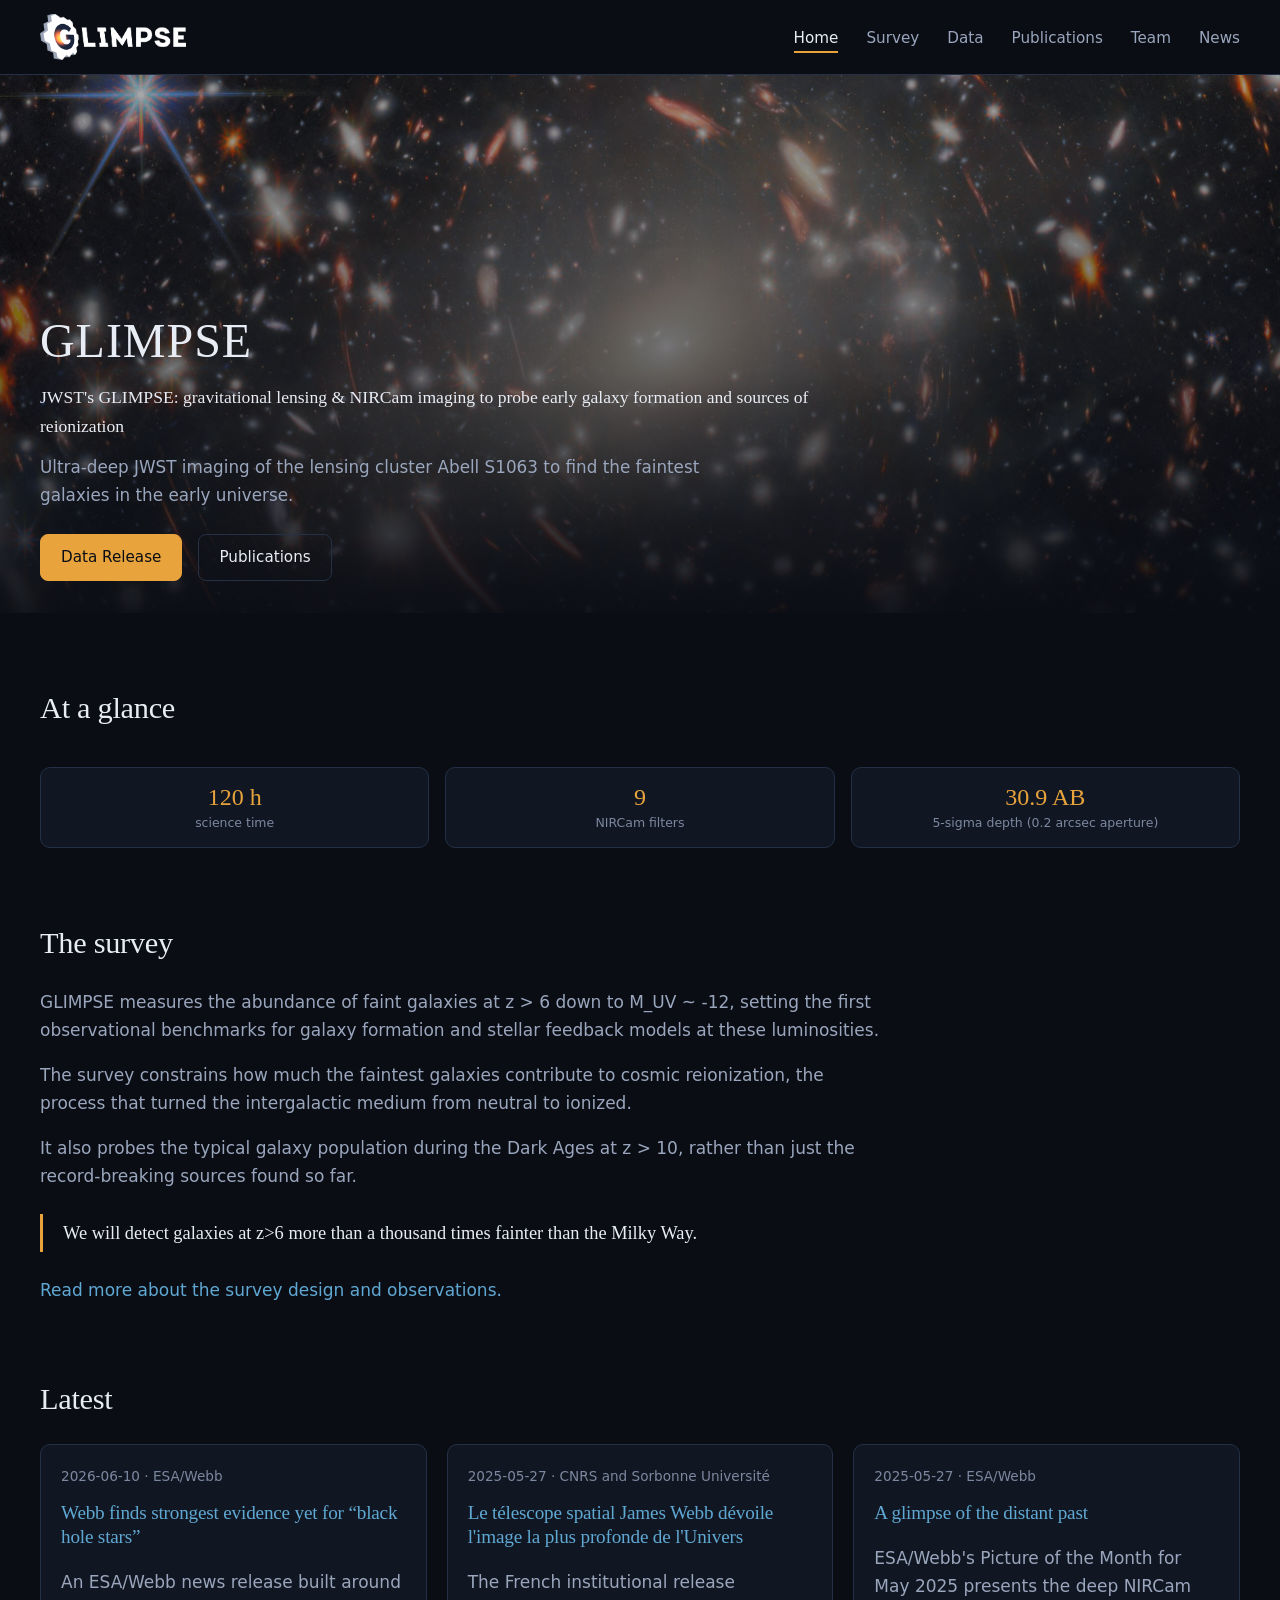
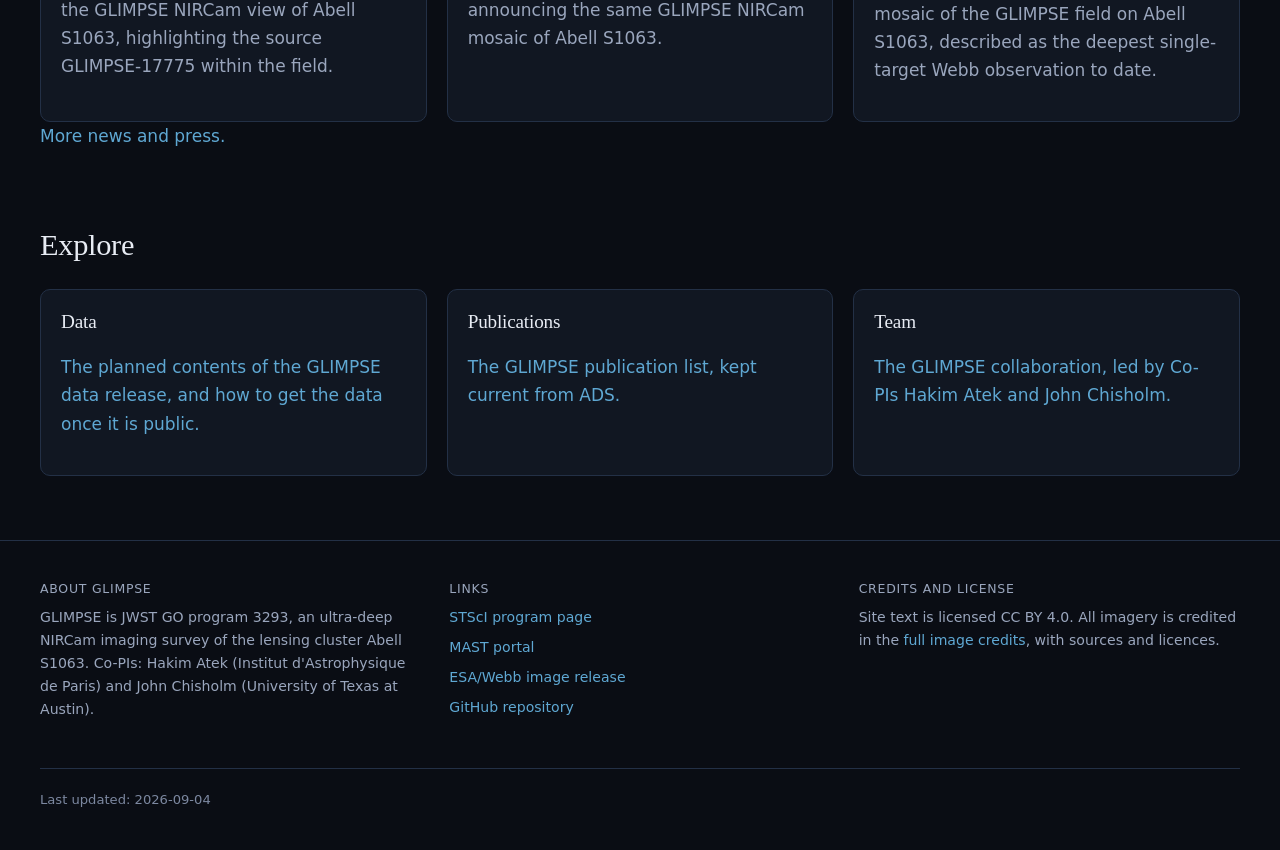
<file: index.html>
<!DOCTYPE html>
<html lang="en">
<head>
<meta charset="UTF-8">
<meta name="viewport" content="width=device-width, initial-scale=1">
<title>Home | GLIMPSE</title>
<meta name="description" content="GLIMPSE is JWST GO program 3293, an ultra-deep NIRCam imaging survey of the lensing cluster Abell S1063 to find the faintest galaxies in the early universe.">

<meta property="og:title" content="Home | GLIMPSE">
<meta property="og:description" content="GLIMPSE is JWST GO program 3293, an ultra-deep NIRCam imaging survey of the lensing cluster Abell S1063 to find the faintest galaxies in the early universe.">
<meta property="og:image" content="https://jwst-glimpse.github.io/images/glimpse-hero.jpg">
<meta property="og:url" content="https://jwst-glimpse.github.io/">
<meta property="og:type" content="website">
<meta name="twitter:card" content="summary_large_image">

<link rel="icon" type="image/png" sizes="32x32" href="images/favicon-32.png">
<link rel="icon" type="image/png" sizes="64x64" href="images/favicon-64.png">
<link rel="apple-touch-icon" href="images/apple-touch-icon.png">

<link rel="stylesheet" href="assets/css/style.css">
</head>
<body>

<header class="site-header">
  <div class="wrap">
    <a href="index.html" class="wordmark">
      <img class="wordmark-logo" src="images/glimpse-logo.png" alt="GLIMPSE" width="431" height="136">
    </a>
    <button class="nav-toggle" type="button" aria-expanded="false" aria-controls="main-nav">
      Menu
    </button>
    <nav class="main-nav" id="main-nav" aria-label="Primary">
      <ul>
        <li><a href="index.html" data-page="home" aria-current="page">Home</a></li>
        <li><a href="survey.html" data-page="survey">Survey</a></li>
        <li><a href="data.html" data-page="data">Data</a></li>
        <li><a href="publications.html" data-page="publications">Publications</a></li>
        <li><a href="team.html" data-page="team">Team</a></li>
        <li><a href="news.html" data-page="news">News</a></li>
      </ul>
    </nav>
  </div>
</header>

<div class="hero" style="background-image:url('images/glimpse-hero.jpg');">
  <div class="wrap">
    <h1>GLIMPSE</h1>
    <p class="hero-sub">JWST's GLIMPSE: gravitational lensing &amp; NIRCam imaging to probe early galaxy formation and sources of reionization</p>
    <p class="hero-lede">Ultra-deep JWST imaging of the lensing cluster Abell S1063 to find the
    faintest galaxies in the early universe.</p>
    <div class="hero-actions">
      <a href="data.html" class="btn">Data Release</a>
      <a href="publications.html" class="btn btn-secondary">Publications</a>
    </div>
  </div>
</div>

<main class="wrap">
<!-- CONTENT -->
<section aria-labelledby="glance-heading">
  <h2 id="glance-heading">At a glance</h2>
  <div class="stat-strip">
    <div class="stat-card" title="120.1 h science time, 147.8 h charged time">
      <span class="stat-num">120 h</span>
      <span class="stat-label">science time</span>
    </div>
    <div class="stat-card" title="Seven broadband and two medium-band NIRCam filters">
      <span class="stat-num">9</span>
      <span class="stat-label">NIRCam filters</span>
    </div>
    <div class="stat-card" title="Measured in a 0.2 arcsec diameter aperture">
      <span class="stat-num">30.9 AB</span>
      <span class="stat-label">5-sigma depth (0.2 arcsec aperture)</span>
    </div>
      </div>
</section>

<section aria-labelledby="survey-heading">
  <h2 id="survey-heading">The survey</h2>
  <p>GLIMPSE measures the abundance of faint galaxies at z &gt; 6 down to M_UV ~ -12, setting the
  first observational benchmarks for galaxy formation and stellar feedback models at these
  luminosities.</p>
  <p>The survey constrains how much the faintest galaxies contribute to cosmic reionization,
  the process that turned the intergalactic medium from neutral to ionized.</p>
  <p>It also probes the typical galaxy population during the Dark Ages at z &gt; 10, rather than
  just the record-breaking sources found so far.</p>
  <blockquote>We will detect galaxies at z&gt;6 more than a thousand times fainter than the Milky
  Way.</blockquote>
  <p><a href="survey.html">Read more about the survey design and observations.</a></p>
</section>

<section aria-labelledby="latest-heading">
  <h2 id="latest-heading">Latest</h2>
  <div class="card-grid">
    <article class="card">
      <p class="news-date">2026-06-10 &middot; ESA/Webb</p>
      <h3><a href="https://esawebb.org/news/weic2610/">Webb finds strongest evidence yet for &ldquo;black hole stars&rdquo;</a></h3>
      <p>An ESA/Webb news release built around the GLIMPSE NIRCam view of Abell S1063,
      highlighting the source GLIMPSE-17775 within the field.</p>
    </article>
    <article class="card">
      <p class="news-date">2025-05-27 &middot; CNRS and Sorbonne Universit&eacute;</p>
      <h3><a href="https://www.cnrs.fr/fr/presse/le-telescope-spatial-james-webb-devoile-limage-la-plus-profonde-de-lunivers">Le t&eacute;lescope spatial James Webb d&eacute;voile l'image la plus profonde de l'Univers</a></h3>
      <p>The French institutional release announcing the same GLIMPSE NIRCam mosaic of
      Abell S1063.</p>
    </article>
    <article class="card">
      <p class="news-date">2025-05-27 &middot; ESA/Webb</p>
      <h3><a href="https://esawebb.org/images/potm2505a/">A glimpse of the distant past</a></h3>
      <p>ESA/Webb's Picture of the Month for May 2025 presents the deep NIRCam mosaic of the
      GLIMPSE field on Abell S1063, described as the deepest single-target Webb observation to
      date.</p>
    </article>
  </div>
  <p><a href="news.html">More news and press.</a></p>
</section>

<section aria-labelledby="explore-heading">
  <h2 id="explore-heading">Explore</h2>
  <div class="card-grid">
    <a class="card" href="data.html">
      <h3>Data</h3>
      <p>The planned contents of the GLIMPSE data release, and how to get the data once it is
      public.</p>
    </a>
    <a class="card" href="publications.html">
      <h3>Publications</h3>
      <p>The GLIMPSE publication list, kept current from ADS.</p>
    </a>
    <a class="card" href="team.html">
      <h3>Team</h3>
      <p>The GLIMPSE collaboration, led by Co-PIs Hakim Atek and John Chisholm.</p>
    </a>
  </div>
</section>

</main>

<footer class="site-footer">
  <div class="wrap">
    <div class="footer-grid">
      <div>
        <h4>About GLIMPSE</h4>
        <p>GLIMPSE is JWST GO program 3293, an ultra-deep NIRCam imaging survey of the lensing
        cluster Abell S1063. Co-PIs: Hakim Atek (Institut d'Astrophysique de Paris) and
        John Chisholm (University of Texas at Austin).</p>
      </div>
      <div>
        <h4>Links</h4>
        <ul>
          <li><a href="https://www.stsci.edu/jwst-program-info/program/?program=3293">STScI program page</a></li>
          <li><a href="https://mast.stsci.edu/">MAST portal</a></li>
          <li><a href="https://esawebb.org/images/potm2505a/">ESA/Webb image release</a></li>
          <li><a href="https://github.com/jwst-glimpse/jwst-glimpse.github.io">GitHub repository</a></li>
        </ul>
      </div>
      <div>
        <h4>Credits and license</h4>
        <p>Site text is licensed CC BY 4.0. All imagery is credited in the
        <a href="images/CREDITS.md">full image credits</a>, with sources and licences.</p>
      </div>
    </div>
    <div class="footer-bottom">
      Last updated: 2026-09-04
    </div>
  </div>
</footer>

<script src="assets/js/site.js"></script>
</body>
</html>
</file>
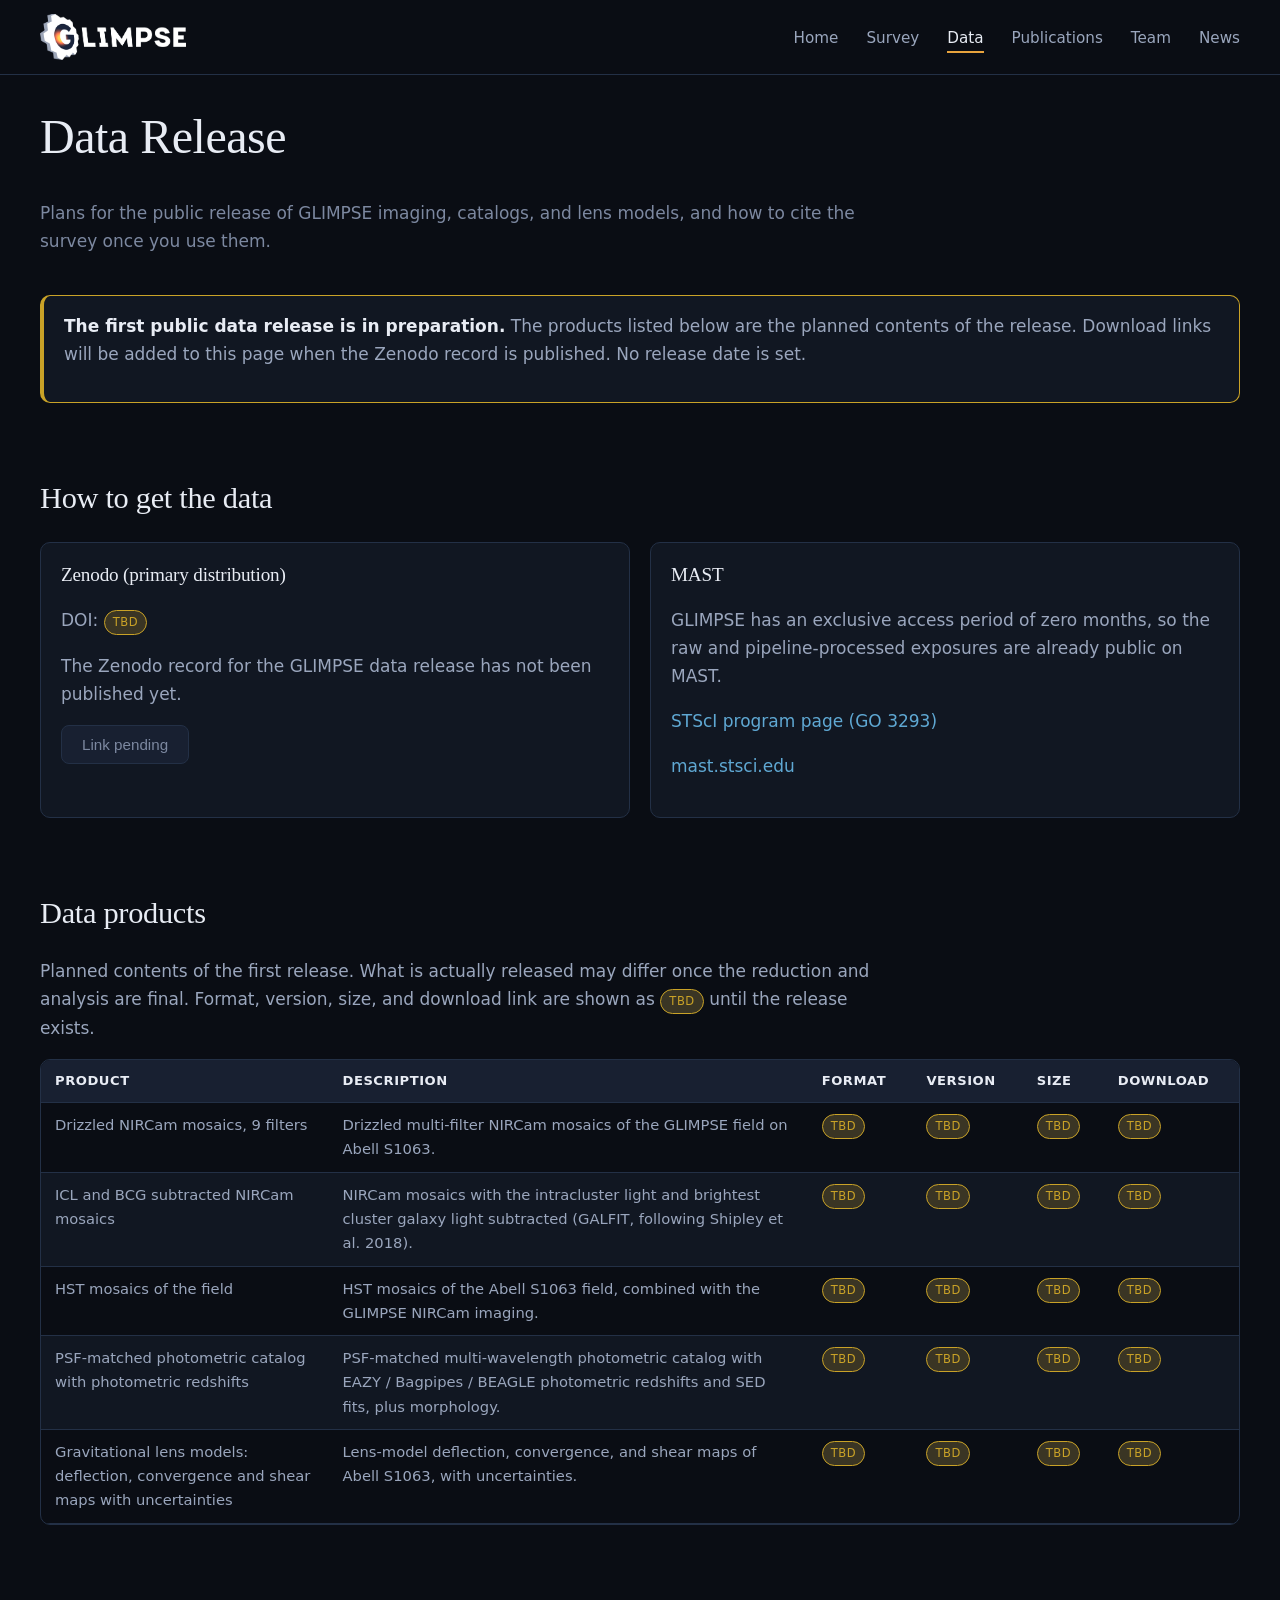
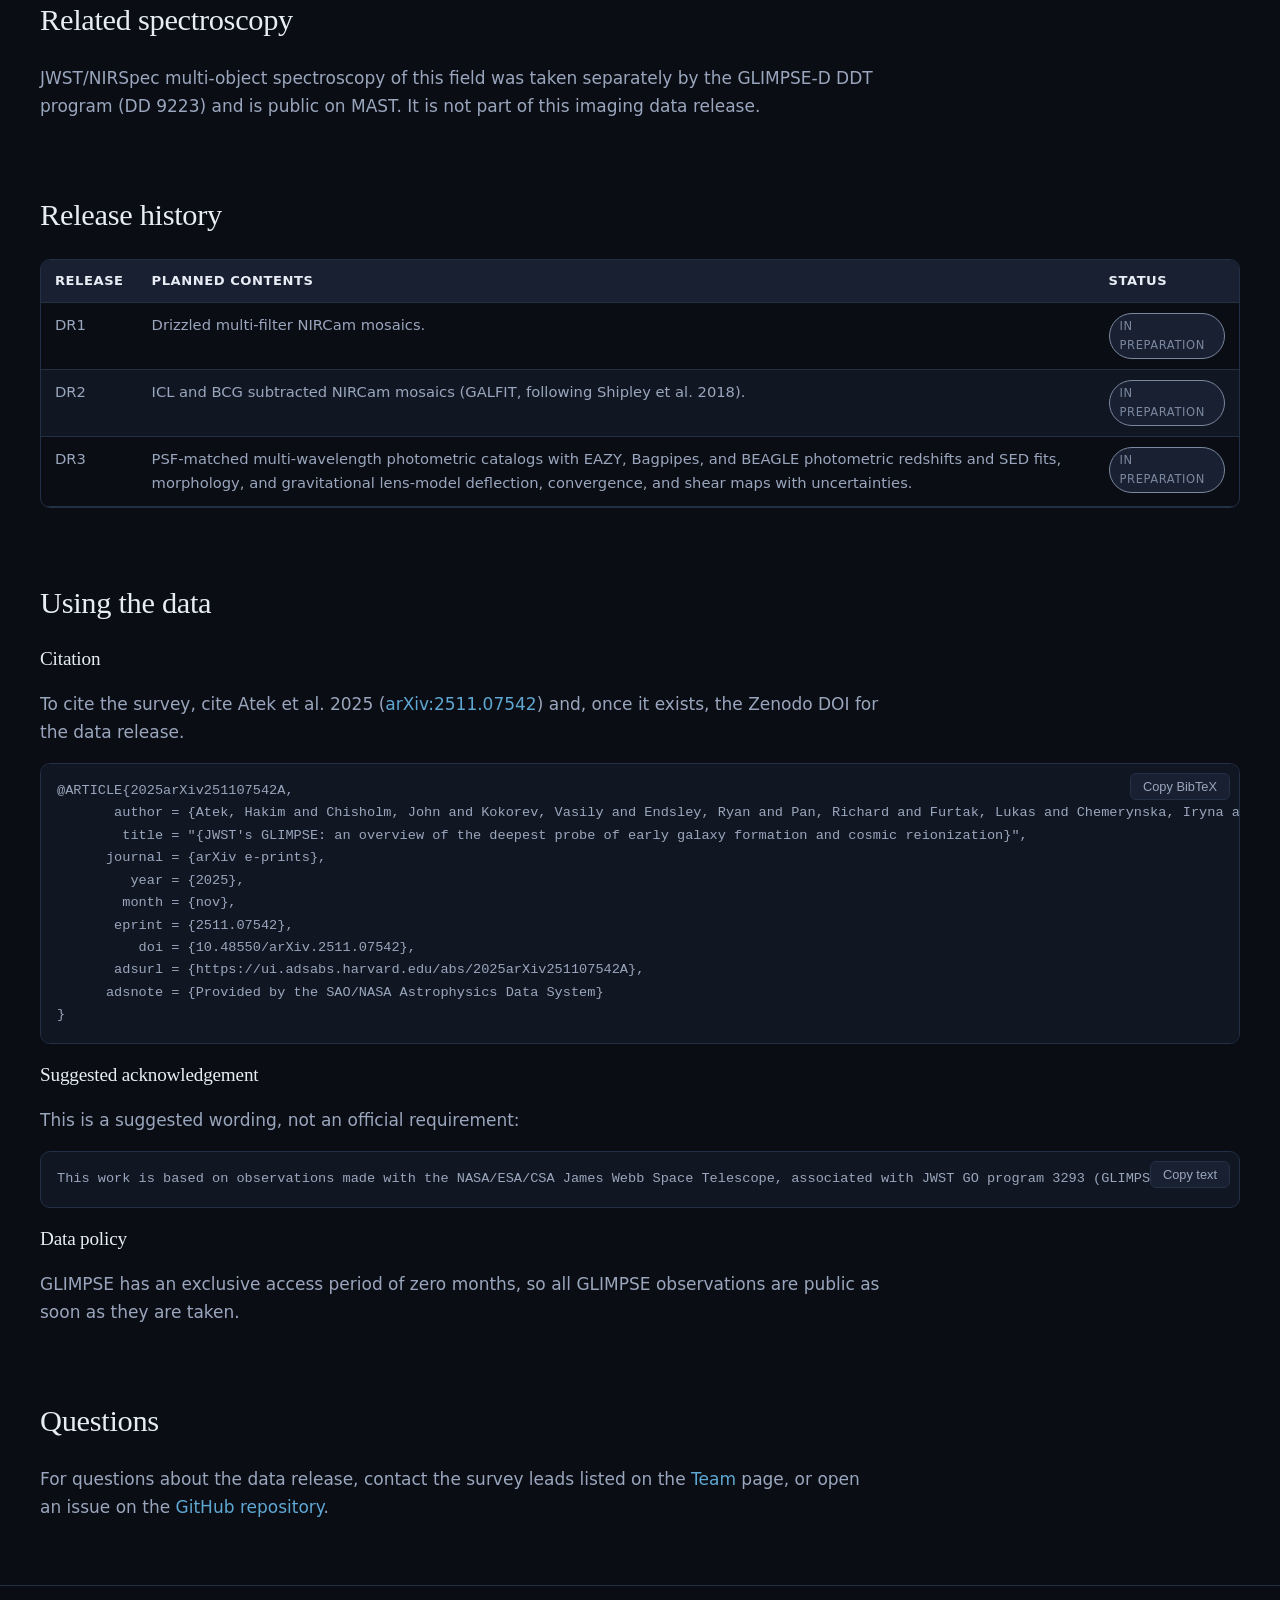
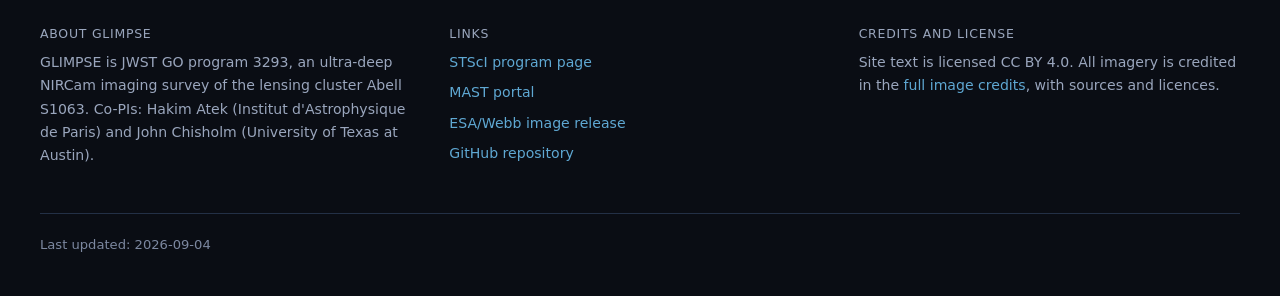
<file: data.html>
<!DOCTYPE html>
<html lang="en">
<head>
<meta charset="UTF-8">
<meta name="viewport" content="width=device-width, initial-scale=1">
<title>Data Release | GLIMPSE</title>
<meta name="description" content="Planned data products and release schedule for JWST GLIMPSE (GO 3293), the ultra-deep NIRCam survey of Abell S1063. The first public release is in preparation.">

<meta property="og:title" content="Data Release | GLIMPSE">
<meta property="og:description" content="Planned data products and release schedule for JWST GLIMPSE (GO 3293), the ultra-deep NIRCam survey of Abell S1063. The first public release is in preparation.">
<meta property="og:image" content="https://jwst-glimpse.github.io/images/glimpse-hero.jpg">
<meta property="og:url" content="https://jwst-glimpse.github.io/data.html">
<meta property="og:type" content="website">
<meta name="twitter:card" content="summary_large_image">

<link rel="icon" type="image/png" sizes="32x32" href="images/favicon-32.png">
<link rel="icon" type="image/png" sizes="64x64" href="images/favicon-64.png">
<link rel="apple-touch-icon" href="images/apple-touch-icon.png">

<link rel="stylesheet" href="assets/css/style.css">
</head>
<body>

<header class="site-header">
  <div class="wrap">
    <a href="index.html" class="wordmark">
      <img class="wordmark-logo" src="images/glimpse-logo.png" alt="GLIMPSE" width="431" height="136">
    </a>
    <button class="nav-toggle" type="button" aria-expanded="false" aria-controls="main-nav">
      Menu
    </button>
    <nav class="main-nav" id="main-nav" aria-label="Primary">
      <ul>
        <li><a href="index.html" data-page="home">Home</a></li>
        <li><a href="survey.html" data-page="survey">Survey</a></li>
        <li><a href="data.html" data-page="data" aria-current="page">Data</a></li>
        <li><a href="publications.html" data-page="publications">Publications</a></li>
        <li><a href="team.html" data-page="team">Team</a></li>
        <li><a href="news.html" data-page="news">News</a></li>
      </ul>
    </nav>
  </div>
</header>

<main class="wrap">
<h1>Data Release</h1>
<p class="text-faint">Plans for the public release of GLIMPSE imaging, catalogs, and lens models,
and how to cite the survey once you use them.</p>

<section aria-labelledby="status-heading">
  <div class="notice">
    <p><strong>The first public data release is in preparation.</strong> The products listed
    below are the planned contents of the release. Download links will be added to this page when
    the Zenodo record is published. No release date is set.</p>
  </div>
</section>

<section aria-labelledby="get-data-heading">
  <h2 id="get-data-heading">How to get the data</h2>
  <div class="card-grid">
    <div class="card">
      <h3>Zenodo (primary distribution)</h3>
      <p>DOI: <span class="tbd">TBD</span></p>
      <p>The Zenodo record for the GLIMPSE data release has not been published yet.</p>
      <button class="btn" type="button" disabled aria-disabled="true">Link pending</button>
    </div>
    <div class="card">
      <h3>MAST</h3>
      <p>GLIMPSE has an exclusive access period of zero months, so the raw and
      pipeline-processed exposures are already public on MAST.</p>
      <p><a href="https://www.stsci.edu/jwst-program-info/program/?program=3293">STScI program page (GO 3293)</a></p>
      <p><a href="https://mast.stsci.edu/">mast.stsci.edu</a></p>
    </div>
  </div>
</section>

<section aria-labelledby="products-heading">
  <h2 id="products-heading">Data products</h2>
  <p>Planned contents of the first release. What is actually released may differ once the
  reduction and analysis are final. Format, version, size, and download link are shown as
  <span class="tbd">TBD</span> until the release exists.</p>
  <div class="table-wrap">
    <table class="table-products">
      <thead>
        <tr>
          <th scope="col">Product</th>
          <th scope="col">Description</th>
          <th scope="col">Format</th>
          <th scope="col">Version</th>
          <th scope="col">Size</th>
          <th scope="col">Download</th>
        </tr>
      </thead>
      <tbody id="data-products-body">
        <tr><td colspan="6">Loading data products...</td></tr>
      </tbody>
    </table>
  </div>
</section>

<section aria-labelledby="related-spectroscopy-heading">
  <h2 id="related-spectroscopy-heading">Related spectroscopy</h2>
  <p>JWST/NIRSpec multi-object spectroscopy of this field was taken separately by the GLIMPSE-D
  DDT program (DD 9223) and is public on MAST. It is not part of this imaging data release.</p>
</section>

<section aria-labelledby="history-heading">
  <h2 id="history-heading">Release history</h2>
  <div class="table-wrap">
    <table>
      <thead>
        <tr>
          <th scope="col">Release</th>
          <th scope="col">Planned contents</th>
          <th scope="col">Status</th>
        </tr>
      </thead>
      <tbody>
        <tr>
          <td>DR1</td>
          <td>Drizzled multi-filter NIRCam mosaics.</td>
          <td><span class="pill pill-inprep">In preparation</span></td>
        </tr>
        <tr>
          <td>DR2</td>
          <td>ICL and BCG subtracted NIRCam mosaics (GALFIT, following Shipley et al. 2018).</td>
          <td><span class="pill pill-inprep">In preparation</span></td>
        </tr>
        <tr>
          <td>DR3</td>
          <td>PSF-matched multi-wavelength photometric catalogs with EAZY, Bagpipes, and BEAGLE
          photometric redshifts and SED fits, morphology, and gravitational lens-model deflection,
          convergence, and shear maps with uncertainties.</td>
          <td><span class="pill pill-inprep">In preparation</span></td>
        </tr>
      </tbody>
    </table>
  </div>
</section>

<section aria-labelledby="using-heading">
  <h2 id="using-heading">Using the data</h2>

  <h3>Citation</h3>
  <p>To cite the survey, cite Atek et al. 2025
  (<a href="https://arxiv.org/abs/2511.07542">arXiv:2511.07542</a>) and, once it exists, the
  Zenodo DOI for the data release.</p>
  <div class="copy-block-wrap">
    <pre class="copy-block" id="bibtex-block">@ARTICLE{2025arXiv251107542A,
       author = {Atek, Hakim and Chisholm, John and Kokorev, Vasily and Endsley, Ryan and Pan, Richard and Furtak, Lukas and Chemerynska, Iryna and Richard, Johan and Claeyssens, Ad&#233;la&#239;de and Oesch, Pascal and Fujimoto, Seiji and Naidu, Rohan and Korber, Damien and Schaerer, Daniel and Blaizot, Jeremy and Rosdahl, Joki and Adamo, Angela and Asada, Yoshihisa and Basu, Arghyadeep and Beauchesne, Benjamin and Berg, Danielle and Bezanson, Rachel and Bouwens, Rychard and Brammer, Gabriel and Dessauges-Zavadsky, Miroslava and Ellien, Ama&#235;l and Ezziati, Meriam and Fei, Qinyue and Goovaerts, Ilias and Heurtier, Sylvain and Hsiao, Tiger Yu-Yang and Jecmen, Michelle and Khullar, Gourav and Kneib, Jean-Paul and Labb&#233;, Ivo and Leclercq, Floriane and Marques-Chaves, Rui and Mason, Charlotte and McQuinn, Kristen B. W. and Mu&#241;oz, Julian B. and Natarajan, Priyamvada and Saldana-Lopez, Alberto and Stephenson, Mabel G. and Trebitsch, Maxime and Volonteri, Marta and Weibel, Andrea and Zitrin, Adi},
        title = "{JWST's GLIMPSE: an overview of the deepest probe of early galaxy formation and cosmic reionization}",
      journal = {arXiv e-prints},
         year = {2025},
        month = {nov},
       eprint = {2511.07542},
          doi = {10.48550/arXiv.2511.07542},
       adsurl = {https://ui.adsabs.harvard.edu/abs/2025arXiv251107542A},
      adsnote = {Provided by the SAO/NASA Astrophysics Data System}
}</pre>
    <button class="btn-copy" type="button" data-copy-target="bibtex-block">Copy BibTeX</button>
  </div>

  <h3>Suggested acknowledgement</h3>
  <p>This is a suggested wording, not an official requirement:</p>
  <div class="copy-block-wrap">
    <pre class="copy-block" id="ack-block">This work is based on observations made with the NASA/ESA/CSA James Webb Space Telescope, associated with JWST GO program 3293 (GLIMPSE).</pre>
    <button class="btn-copy" type="button" data-copy-target="ack-block">Copy text</button>
  </div>

  <h3>Data policy</h3>
  <p>GLIMPSE has an exclusive access period of zero months, so all GLIMPSE observations are
  public as soon as they are taken.</p>
</section>

<section aria-labelledby="questions-heading">
  <h2 id="questions-heading">Questions</h2>
  <p>For questions about the data release, contact the survey leads listed on the
  <a href="team.html">Team</a> page, or open an issue on the
  <a href="https://github.com/jwst-glimpse/jwst-glimpse.github.io">GitHub repository</a>.</p>
</section>
</main>

<footer class="site-footer">
  <div class="wrap">
    <div class="footer-grid">
      <div>
        <h4>About GLIMPSE</h4>
        <p>GLIMPSE is JWST GO program 3293, an ultra-deep NIRCam imaging survey of the lensing
        cluster Abell S1063. Co-PIs: Hakim Atek (Institut d'Astrophysique de Paris) and
        John Chisholm (University of Texas at Austin).</p>
      </div>
      <div>
        <h4>Links</h4>
        <ul>
          <li><a href="https://www.stsci.edu/jwst-program-info/program/?program=3293">STScI program page</a></li>
          <li><a href="https://mast.stsci.edu/">MAST portal</a></li>
          <li><a href="https://esawebb.org/images/potm2505a/">ESA/Webb image release</a></li>
          <li><a href="https://github.com/jwst-glimpse/jwst-glimpse.github.io">GitHub repository</a></li>
        </ul>
      </div>
      <div>
        <h4>Credits and license</h4>
        <p>Site text is licensed CC BY 4.0. All imagery is credited in the
        <a href="images/CREDITS.md">full image credits</a>, with sources and licences.</p>
      </div>
    </div>
    <div class="footer-bottom">
      Last updated: 2026-09-04
    </div>
  </div>
</footer>

<script src="assets/js/site.js"></script>
</body>
</html>
</file>
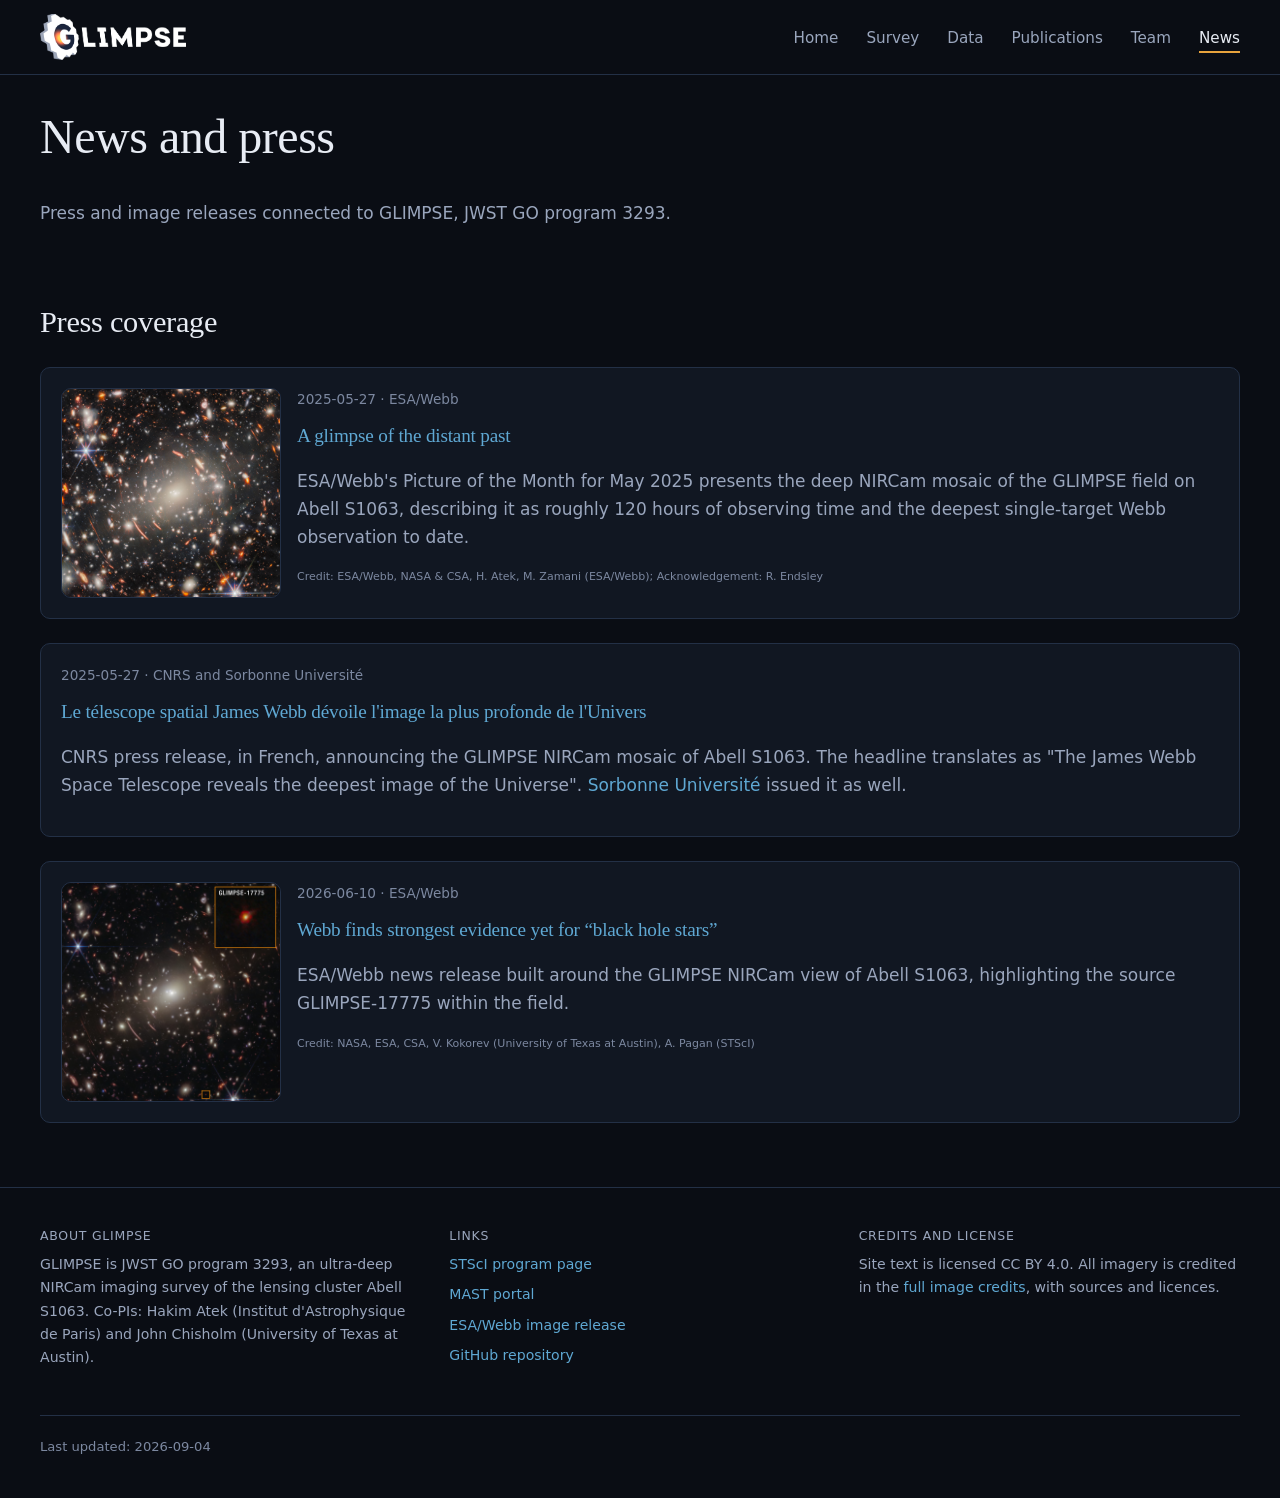
<file: news.html>
<!DOCTYPE html>
<html lang="en">
<head>
<meta charset="UTF-8">
<meta name="viewport" content="width=device-width, initial-scale=1">
<title>News | GLIMPSE</title>
<meta name="description" content="Press coverage of the GLIMPSE survey and links to its highest-profile results, JWST GO program 3293 on the lensing cluster Abell S1063.">

<meta property="og:title" content="News | GLIMPSE">
<meta property="og:description" content="Press coverage of the GLIMPSE survey and links to its highest-profile results, JWST GO program 3293 on the lensing cluster Abell S1063.">
<meta property="og:image" content="https://jwst-glimpse.github.io/images/glimpse-hero.jpg">
<meta property="og:url" content="https://jwst-glimpse.github.io/news.html">
<meta property="og:type" content="website">
<meta name="twitter:card" content="summary_large_image">

<link rel="icon" type="image/png" sizes="32x32" href="images/favicon-32.png">
<link rel="icon" type="image/png" sizes="64x64" href="images/favicon-64.png">
<link rel="apple-touch-icon" href="images/apple-touch-icon.png">

<link rel="stylesheet" href="assets/css/style.css">
</head>
<body>

<header class="site-header">
  <div class="wrap">
    <a href="index.html" class="wordmark">
      <img class="wordmark-logo" src="images/glimpse-logo.png" alt="GLIMPSE" width="431" height="136">
    </a>
    <button class="nav-toggle" type="button" aria-expanded="false" aria-controls="main-nav">
      Menu
    </button>
    <nav class="main-nav" id="main-nav" aria-label="Primary">
      <ul>
        <li><a href="index.html" data-page="home">Home</a></li>
        <li><a href="survey.html" data-page="survey">Survey</a></li>
        <li><a href="data.html" data-page="data">Data</a></li>
        <li><a href="publications.html" data-page="publications">Publications</a></li>
        <li><a href="team.html" data-page="team">Team</a></li>
        <li><a href="news.html" data-page="news" aria-current="page">News</a></li>
      </ul>
    </nav>
  </div>
</header>

<main class="wrap">
<!-- CONTENT -->
<h1>News and press</h1>
<p>Press and image releases connected to GLIMPSE, JWST GO program 3293.</p>

<section aria-labelledby="press-heading">
  <h2 id="press-heading">Press coverage</h2>

  <article class="news-card has-image card">
    <img src="images/glimpse-hero.jpg" alt="Deep NIRCam mosaic of the GLIMPSE field on Abell S1063, showing a forest of gravitationally lensed arcs.">
    <div>
      <p class="news-date">2025-05-27 &middot; ESA/Webb</p>
      <h3><a href="https://esawebb.org/images/potm2505a/">A glimpse of the distant past</a></h3>
      <p>ESA/Webb's Picture of the Month for May 2025 presents the deep NIRCam mosaic of
      the GLIMPSE field on Abell S1063, describing it as roughly 120 hours of observing
      time and the deepest single-target Webb observation to date.</p>
      <p class="news-credit">Credit: ESA/Webb, NASA &amp; CSA, H. Atek, M. Zamani (ESA/Webb); Acknowledgement: R. Endsley</p>
    </div>
  </article>

  <article class="news-card card">
    <div>
      <p class="news-date">2025-05-27 &middot; CNRS and Sorbonne Universit&eacute;</p>
      <h3><a href="https://www.cnrs.fr/fr/presse/le-telescope-spatial-james-webb-devoile-limage-la-plus-profonde-de-lunivers">Le t&eacute;lescope spatial James Webb d&eacute;voile l'image la plus profonde de l'Univers</a></h3>
      <p>CNRS press release, in French, announcing the GLIMPSE NIRCam mosaic of Abell S1063.
      The headline translates as "The James Webb Space Telescope reveals the deepest image of the
      Universe".
      <a href="https://www.sorbonne-universite.fr/presse/le-telescope-spatial-james-webb-devoile-limage-la-plus-profonde-de-lunivers">Sorbonne Universit&eacute;</a>
      issued it as well.</p>
    </div>
  </article>

  <article class="news-card has-image card">
    <img src="images/glimpse-17775.jpg" alt="JWST/NIRCam view of Abell S1063 with the source GLIMPSE-17775 marked.">
    <div>
      <p class="news-date">2026-06-10 &middot; ESA/Webb</p>
      <h3><a href="https://esawebb.org/news/weic2610/">Webb finds strongest evidence yet for &ldquo;black hole stars&rdquo;</a></h3>
      <p>ESA/Webb news release built around the GLIMPSE NIRCam view of Abell S1063,
      highlighting the source GLIMPSE-17775 within the field.</p>
      <p class="news-credit">Credit: NASA, ESA, CSA, V. Kokorev (University of Texas at Austin), A. Pagan (STScI)</p>
    </div>
  </article>

</section>


</main>

<footer class="site-footer">
  <div class="wrap">
    <div class="footer-grid">
      <div>
        <h4>About GLIMPSE</h4>
        <p>GLIMPSE is JWST GO program 3293, an ultra-deep NIRCam imaging survey of the lensing
        cluster Abell S1063. Co-PIs: Hakim Atek (Institut d'Astrophysique de Paris) and
        John Chisholm (University of Texas at Austin).</p>
      </div>
      <div>
        <h4>Links</h4>
        <ul>
          <li><a href="https://www.stsci.edu/jwst-program-info/program/?program=3293">STScI program page</a></li>
          <li><a href="https://mast.stsci.edu/">MAST portal</a></li>
          <li><a href="https://esawebb.org/images/potm2505a/">ESA/Webb image release</a></li>
          <li><a href="https://github.com/jwst-glimpse/jwst-glimpse.github.io">GitHub repository</a></li>
        </ul>
      </div>
      <div>
        <h4>Credits and license</h4>
        <p>Site text is licensed CC BY 4.0. All imagery is credited in the
        <a href="images/CREDITS.md">full image credits</a>, with sources and licences.</p>
      </div>
    </div>
    <div class="footer-bottom">
      Last updated: 2026-09-04
    </div>
  </div>
</footer>

<script src="assets/js/site.js"></script>
</body>
</html>
</file>
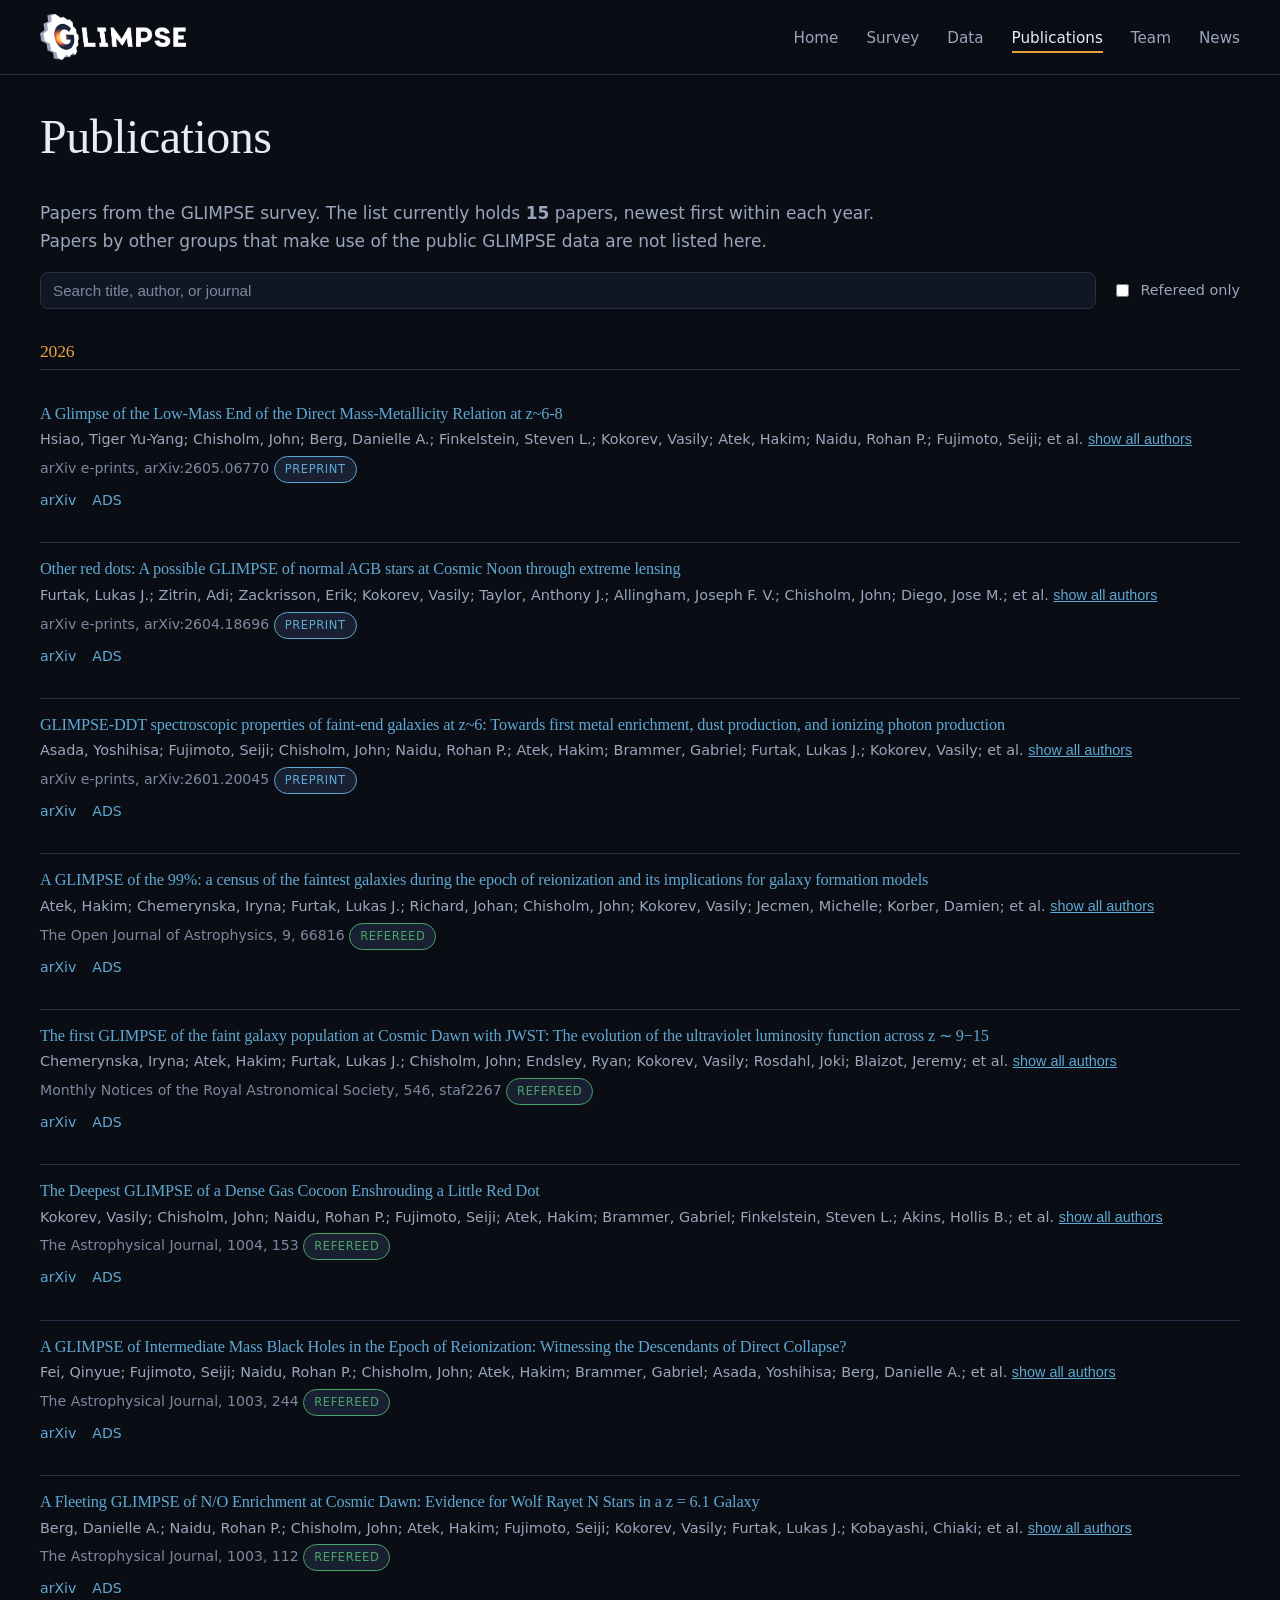
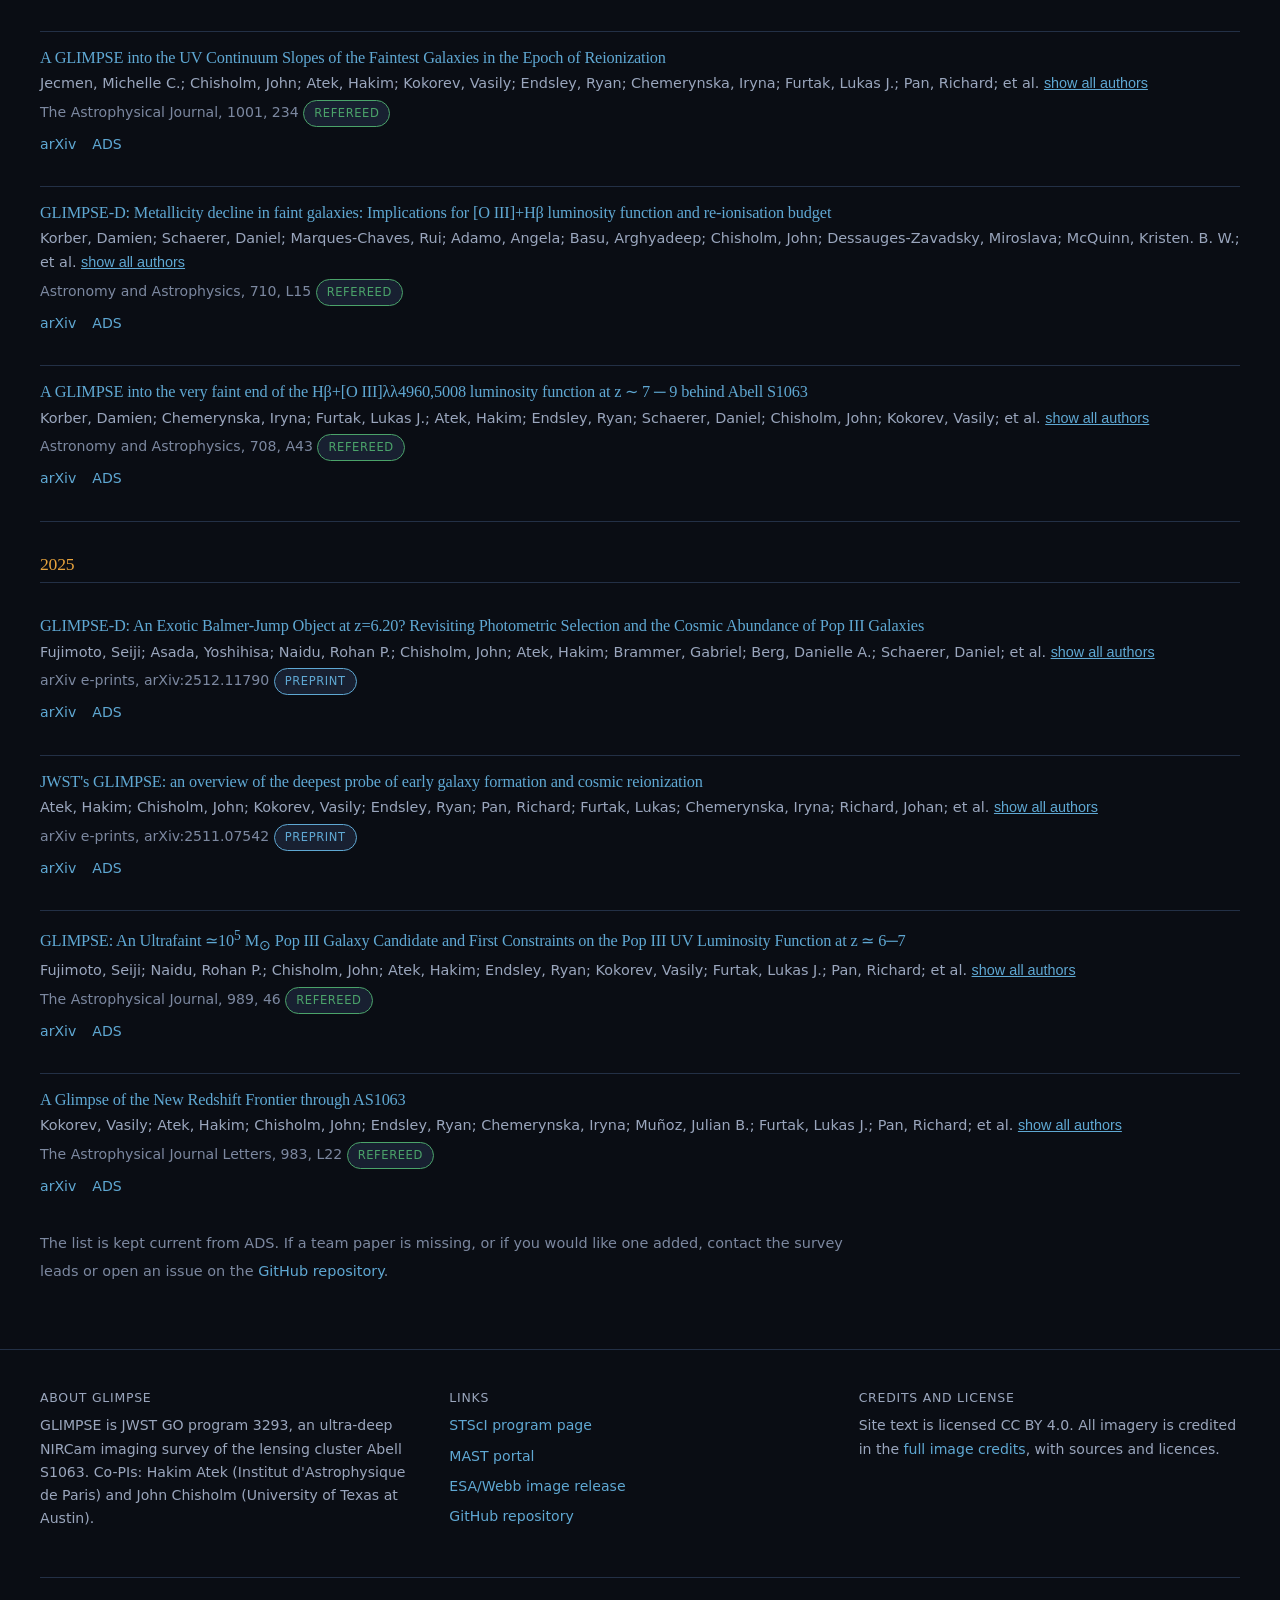
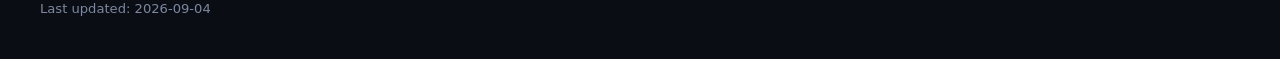
<file: publications.html>
<!DOCTYPE html>
<html lang="en">
<head>
<meta charset="UTF-8">
<meta name="viewport" content="width=device-width, initial-scale=1">
<title>Publications | GLIMPSE</title>
<meta name="description" content="Publications from the GLIMPSE survey (JWST GO 3293), an ultra-deep NIRCam imaging survey of the lensing cluster Abell S1063, refreshed automatically from ADS.">

<meta property="og:title" content="Publications | GLIMPSE">
<meta property="og:description" content="Publications from the GLIMPSE survey (JWST GO 3293), an ultra-deep NIRCam imaging survey of the lensing cluster Abell S1063, refreshed automatically from ADS.">
<meta property="og:image" content="https://jwst-glimpse.github.io/images/glimpse-hero.jpg">
<meta property="og:url" content="https://jwst-glimpse.github.io/publications.html">
<meta property="og:type" content="website">
<meta name="twitter:card" content="summary_large_image">

<link rel="icon" type="image/png" sizes="32x32" href="images/favicon-32.png">
<link rel="icon" type="image/png" sizes="64x64" href="images/favicon-64.png">
<link rel="apple-touch-icon" href="images/apple-touch-icon.png">

<link rel="stylesheet" href="assets/css/style.css">
</head>
<body>

<header class="site-header">
  <div class="wrap">
    <a href="index.html" class="wordmark">
      <img class="wordmark-logo" src="images/glimpse-logo.png" alt="GLIMPSE" width="431" height="136">
    </a>
    <button class="nav-toggle" type="button" aria-expanded="false" aria-controls="main-nav">
      Menu
    </button>
    <nav class="main-nav" id="main-nav" aria-label="Primary">
      <ul>
        <li><a href="index.html" data-page="home">Home</a></li>
        <li><a href="survey.html" data-page="survey">Survey</a></li>
        <li><a href="data.html" data-page="data">Data</a></li>
        <li><a href="publications.html" data-page="publications" aria-current="page">Publications</a></li>
        <li><a href="team.html" data-page="team">Team</a></li>
        <li><a href="news.html" data-page="news">News</a></li>
      </ul>
    </nav>
  </div>
</header>

<main class="wrap">
<!-- CONTENT -->
<h1>Publications</h1>
<p>Papers from the GLIMPSE survey. The list currently holds
<strong id="pub-count">&hellip;</strong> papers, newest first within each year. Papers by other
groups that make use of the public GLIMPSE data are not listed here.</p>

<div class="pub-controls">
  <input type="search" id="pub-search" class="pub-search" placeholder="Search title, author, or journal" aria-label="Search publications">
  <label class="pub-toggle">
    <input type="checkbox" id="pub-refereed-only">
    Refereed only
  </label>
</div>

<div id="pub-list">
  <p class="pub-empty">Loading publications&hellip;</p>
</div>

<p><small>The list is kept current from ADS. If a team paper is missing, or if you would like
one added, contact the survey leads or open an issue on the
<a href="https://github.com/jwst-glimpse/jwst-glimpse.github.io">GitHub repository</a>.</small></p>
</main>

<footer class="site-footer">
  <div class="wrap">
    <div class="footer-grid">
      <div>
        <h4>About GLIMPSE</h4>
        <p>GLIMPSE is JWST GO program 3293, an ultra-deep NIRCam imaging survey of the lensing
        cluster Abell S1063. Co-PIs: Hakim Atek (Institut d'Astrophysique de Paris) and
        John Chisholm (University of Texas at Austin).</p>
      </div>
      <div>
        <h4>Links</h4>
        <ul>
          <li><a href="https://www.stsci.edu/jwst-program-info/program/?program=3293">STScI program page</a></li>
          <li><a href="https://mast.stsci.edu/">MAST portal</a></li>
          <li><a href="https://esawebb.org/images/potm2505a/">ESA/Webb image release</a></li>
          <li><a href="https://github.com/jwst-glimpse/jwst-glimpse.github.io">GitHub repository</a></li>
        </ul>
      </div>
      <div>
        <h4>Credits and license</h4>
        <p>Site text is licensed CC BY 4.0. All imagery is credited in the
        <a href="images/CREDITS.md">full image credits</a>, with sources and licences.</p>
      </div>
    </div>
    <div class="footer-bottom">
      Last updated: 2026-09-04
    </div>
  </div>
</footer>

<script src="assets/js/site.js"></script>
</body>
</html>
</file>
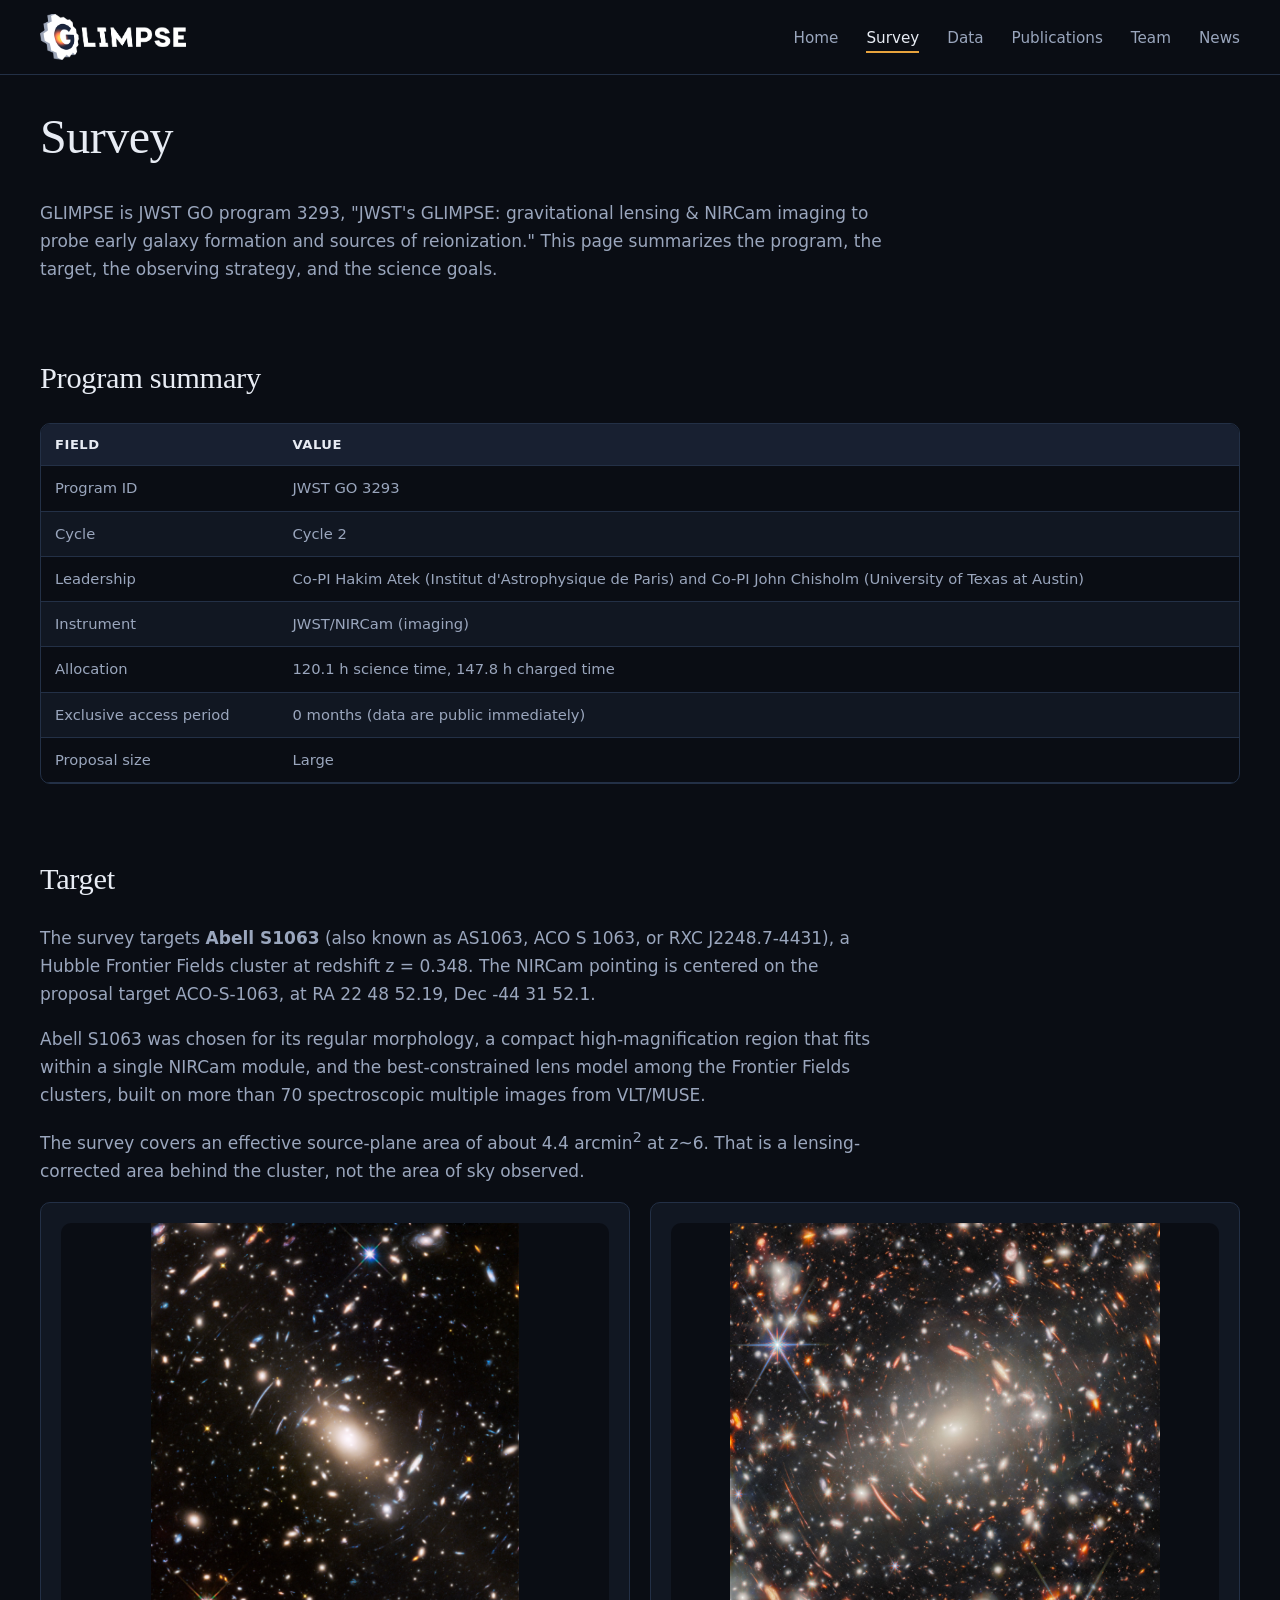
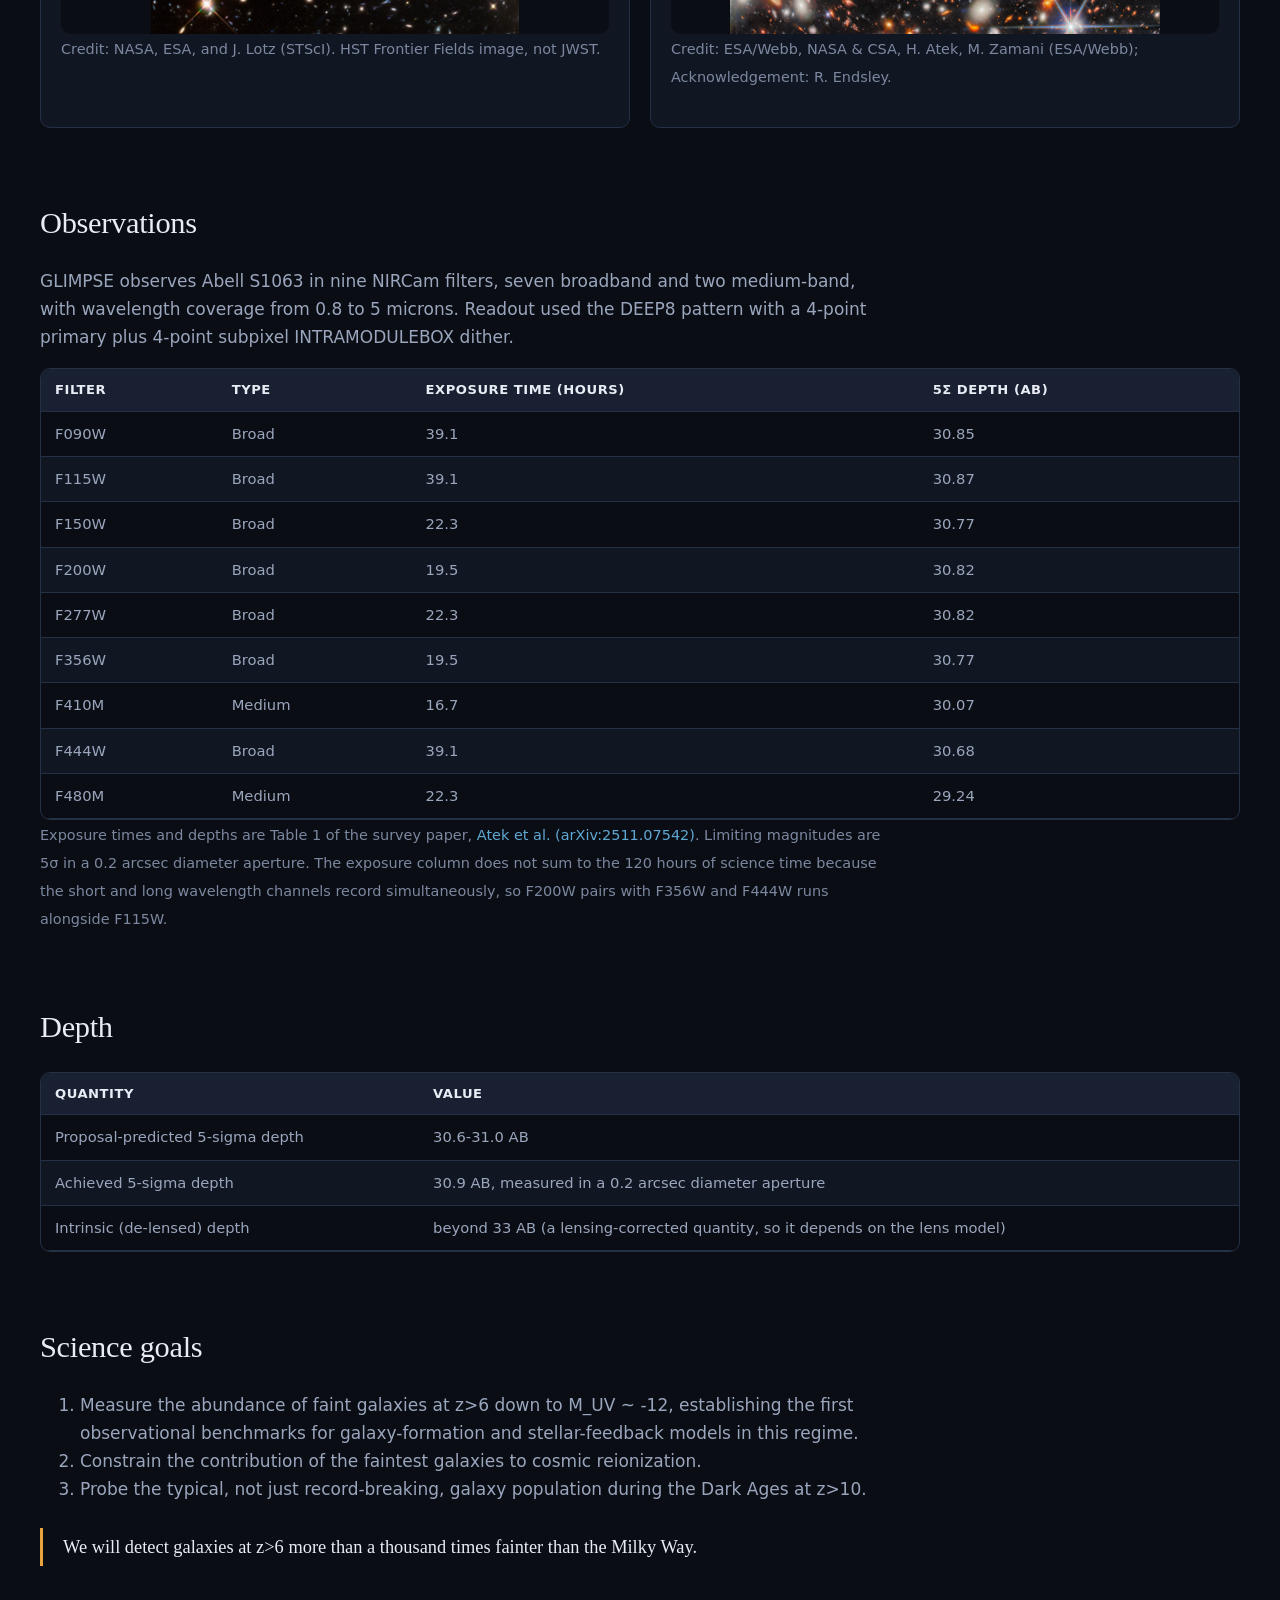
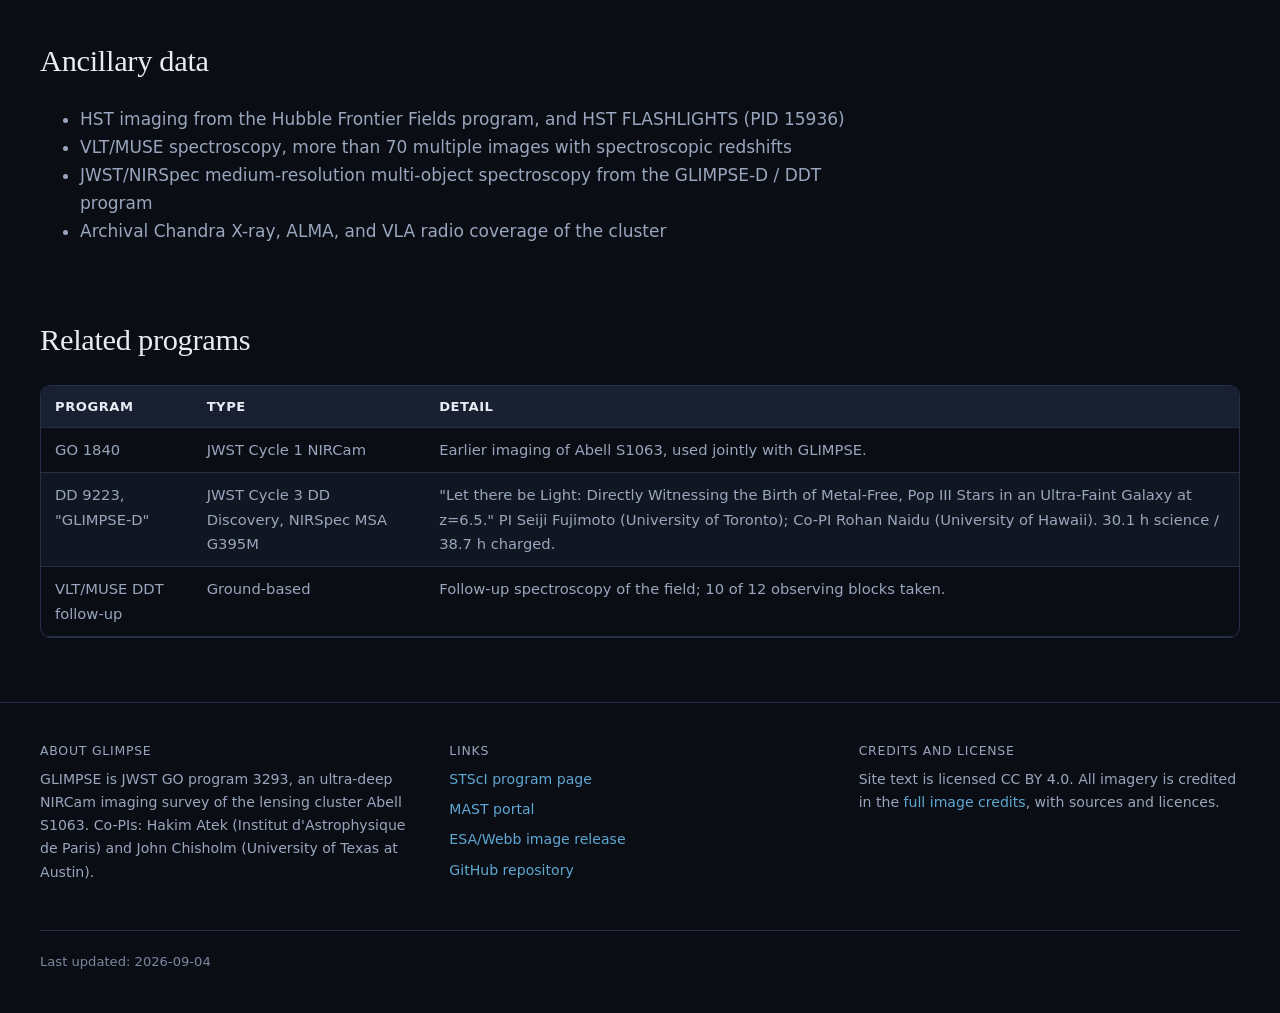
<file: survey.html>
<!DOCTYPE html>
<html lang="en">
<head>
<meta charset="UTF-8">
<meta name="viewport" content="width=device-width, initial-scale=1">
<title>Survey | GLIMPSE</title>
<meta name="description" content="Program summary, target, observing strategy, and science goals of GLIMPSE, JWST GO 3293, an ultra-deep NIRCam imaging survey of the lensing cluster Abell S1063.">

<meta property="og:title" content="Survey | GLIMPSE">
<meta property="og:description" content="Program summary, target, observing strategy, and science goals of GLIMPSE, JWST GO 3293, an ultra-deep NIRCam imaging survey of the lensing cluster Abell S1063.">
<meta property="og:image" content="https://jwst-glimpse.github.io/images/glimpse-hero.jpg">
<meta property="og:url" content="https://jwst-glimpse.github.io/survey.html">
<meta property="og:type" content="website">
<meta name="twitter:card" content="summary_large_image">

<link rel="icon" type="image/png" sizes="32x32" href="images/favicon-32.png">
<link rel="icon" type="image/png" sizes="64x64" href="images/favicon-64.png">
<link rel="apple-touch-icon" href="images/apple-touch-icon.png">

<link rel="stylesheet" href="assets/css/style.css">
</head>
<body>

<header class="site-header">
  <div class="wrap">
    <a href="index.html" class="wordmark">
      <img class="wordmark-logo" src="images/glimpse-logo.png" alt="GLIMPSE" width="431" height="136">
    </a>
    <button class="nav-toggle" type="button" aria-expanded="false" aria-controls="main-nav">
      Menu
    </button>
    <nav class="main-nav" id="main-nav" aria-label="Primary">
      <ul>
        <li><a href="index.html" data-page="home">Home</a></li>
        <li><a href="survey.html" data-page="survey" aria-current="page">Survey</a></li>
        <li><a href="data.html" data-page="data">Data</a></li>
        <li><a href="publications.html" data-page="publications">Publications</a></li>
        <li><a href="team.html" data-page="team">Team</a></li>
        <li><a href="news.html" data-page="news">News</a></li>
      </ul>
    </nav>
  </div>
</header>

<main class="wrap">
<!-- CONTENT -->
<h1>Survey</h1>
<p>GLIMPSE is JWST GO program 3293, "JWST's GLIMPSE: gravitational lensing &amp; NIRCam imaging to
probe early galaxy formation and sources of reionization." This page summarizes the program, the
target, the observing strategy, and the science goals.</p>

<section id="program-summary">
<h2>Program summary</h2>
<div class="table-wrap">
<table>
<thead>
<tr>
<th>Field</th>
<th>Value</th>
</tr>
</thead>
<tbody>
<tr><td>Program ID</td><td>JWST GO 3293</td></tr>
<tr><td>Cycle</td><td>Cycle 2</td></tr>
<tr><td>Leadership</td><td>Co-PI Hakim Atek (Institut d'Astrophysique de Paris) and Co-PI John Chisholm (University of Texas at Austin)</td></tr>
<tr><td>Instrument</td><td>JWST/NIRCam (imaging)</td></tr>
<tr><td>Allocation</td><td>120.1 h science time, 147.8 h charged time</td></tr>
<tr><td>Exclusive access period</td><td>0 months (data are public immediately)</td></tr>
<tr><td>Proposal size</td><td>Large</td></tr>
</tbody>
</table>
</div>
</section>

<section id="target">
<h2>Target</h2>
<p>The survey targets <strong>Abell S1063</strong> (also known as AS1063, ACO S 1063, or
RXC J2248.7-4431), a Hubble Frontier Fields cluster at redshift z = 0.348. The NIRCam pointing is
centered on the proposal target ACO-S-1063, at RA 22 48 52.19, Dec -44 31 52.1.</p>
<p>Abell S1063 was chosen for its regular morphology, a compact high-magnification region that fits
within a single NIRCam module, and the best-constrained lens model among the Frontier Fields
clusters, built on more than 70 spectroscopic multiple images from VLT/MUSE.</p>
<p>The survey covers an effective source-plane area of about 4.4 arcmin<sup>2</sup> at z~6. That
is a lensing-corrected area behind the cluster, not the area of sky observed.</p>

<div class="card-grid">
<div class="card">
<button type="button" class="zoom-trigger"
  data-caption="Hubble Frontier Fields mosaic of Abell S1063. Credit: NASA, ESA, and J. Lotz (STScI)."
  data-source="https://esahubble.org/images/heic1615a/">
  <img src="images/as1063-hst.jpg" alt="HST Frontier Fields mosaic of Abell S1063" loading="lazy">
</button>
<p><small>Credit: NASA, ESA, and J. Lotz (STScI). HST Frontier Fields image, not JWST.</small></p>
</div>
<div class="card">
<button type="button" class="zoom-trigger"
  data-caption="JWST/NIRCam deep mosaic of the GLIMPSE field on Abell S1063. Credit: ESA/Webb, NASA &amp; CSA, H. Atek, M. Zamani (ESA/Webb); Acknowledgement: R. Endsley."
  data-source="https://esawebb.org/images/potm2505a/">
  <img src="images/glimpse-hero.jpg" alt="JWST/NIRCam deep mosaic of the GLIMPSE field on Abell S1063" loading="lazy">
</button>
<p><small>Credit: ESA/Webb, NASA &amp; CSA, H. Atek, M. Zamani (ESA/Webb); Acknowledgement: R. Endsley.</small></p>
</div>
</div>
</section>

<section id="observations">
<h2>Observations</h2>
<p>GLIMPSE observes Abell S1063 in nine NIRCam filters, seven broadband and two medium-band, with
wavelength coverage from 0.8 to 5 microns. Readout used the DEEP8 pattern with a 4-point primary
plus 4-point subpixel INTRAMODULEBOX dither.</p>
<div class="table-wrap">
<table>
<thead>
<tr>
<th>Filter</th>
<th>Type</th>
<th>Exposure time (hours)</th>
<th>5&sigma; depth (AB)</th>
</tr>
</thead>
<tbody>
<tr><td>F090W</td><td>Broad</td><td>39.1</td><td>30.85</td></tr>
<tr><td>F115W</td><td>Broad</td><td>39.1</td><td>30.87</td></tr>
<tr><td>F150W</td><td>Broad</td><td>22.3</td><td>30.77</td></tr>
<tr><td>F200W</td><td>Broad</td><td>19.5</td><td>30.82</td></tr>
<tr><td>F277W</td><td>Broad</td><td>22.3</td><td>30.82</td></tr>
<tr><td>F356W</td><td>Broad</td><td>19.5</td><td>30.77</td></tr>
<tr><td>F410M</td><td>Medium</td><td>16.7</td><td>30.07</td></tr>
<tr><td>F444W</td><td>Broad</td><td>39.1</td><td>30.68</td></tr>
<tr><td>F480M</td><td>Medium</td><td>22.3</td><td>29.24</td></tr>
</tbody>
</table>
</div>
<p><small>Exposure times and depths are Table 1 of the survey paper,
<a href="https://arxiv.org/abs/2511.07542">Atek et al. (arXiv:2511.07542)</a>. Limiting magnitudes
are 5&sigma; in a 0.2 arcsec diameter aperture. The exposure column does not sum to the 120 hours of
science time because the short and long wavelength channels record simultaneously, so F200W pairs
with F356W and F444W runs alongside F115W.</small></p>
</section>

<section id="depth">
<h2>Depth</h2>
<div class="table-wrap">
<table>
<thead>
<tr>
<th>Quantity</th>
<th>Value</th>
</tr>
</thead>
<tbody>
<tr><td>Proposal-predicted 5-sigma depth</td><td>30.6-31.0 AB</td></tr>
<tr><td>Achieved 5-sigma depth</td><td>30.9 AB, measured in a 0.2 arcsec diameter aperture</td></tr>
<tr><td>Intrinsic (de-lensed) depth</td><td>beyond 33 AB (a lensing-corrected quantity, so it depends on the lens model)</td></tr>
</tbody>
</table>
</div>
</section>

<section id="science-goals">
<h2>Science goals</h2>
<ol>
<li>Measure the abundance of faint galaxies at z&gt;6 down to M_UV ~ -12, establishing the first
observational benchmarks for galaxy-formation and stellar-feedback models in this regime.</li>
<li>Constrain the contribution of the faintest galaxies to cosmic reionization.</li>
<li>Probe the typical, not just record-breaking, galaxy population during the Dark Ages at
z&gt;10.</li>
</ol>
<blockquote>We will detect galaxies at z&gt;6 more than a thousand times fainter than the Milky
Way.</blockquote>
</section>

<section id="ancillary-data">
<h2>Ancillary data</h2>
<ul>
<li>HST imaging from the Hubble Frontier Fields program, and HST FLASHLIGHTS (PID 15936)</li>
<li>VLT/MUSE spectroscopy, more than 70 multiple images with spectroscopic redshifts</li>
<li>JWST/NIRSpec medium-resolution multi-object spectroscopy from the GLIMPSE-D / DDT program</li>
<li>Archival Chandra X-ray, ALMA, and VLA radio coverage of the cluster</li>
</ul>
</section>

<section id="related-programs">
<h2>Related programs</h2>
<div class="table-wrap">
<table>
<thead>
<tr>
<th>Program</th>
<th>Type</th>
<th>Detail</th>
</tr>
</thead>
<tbody>
<tr>
<td>GO 1840</td>
<td>JWST Cycle 1 NIRCam</td>
<td>Earlier imaging of Abell S1063, used jointly with GLIMPSE.</td>
</tr>
<tr>
<td>DD 9223, "GLIMPSE-D"</td>
<td>JWST Cycle 3 DD Discovery, NIRSpec MSA G395M</td>
<td>"Let there be Light: Directly Witnessing the Birth of Metal-Free, Pop III Stars in an
Ultra-Faint Galaxy at z=6.5." PI Seiji Fujimoto (University of Toronto); Co-PI Rohan Naidu (University of Hawaii).
30.1 h science / 38.7 h charged.</td>
</tr>
<tr>
<td>VLT/MUSE DDT follow-up</td>
<td>Ground-based</td>
<td>Follow-up spectroscopy of the field; 10 of 12 observing blocks taken.</td>
</tr>
</tbody>
</table>
</div>
</section>

</main>

<footer class="site-footer">
  <div class="wrap">
    <div class="footer-grid">
      <div>
        <h4>About GLIMPSE</h4>
        <p>GLIMPSE is JWST GO program 3293, an ultra-deep NIRCam imaging survey of the lensing
        cluster Abell S1063. Co-PIs: Hakim Atek (Institut d'Astrophysique de Paris) and
        John Chisholm (University of Texas at Austin).</p>
      </div>
      <div>
        <h4>Links</h4>
        <ul>
          <li><a href="https://www.stsci.edu/jwst-program-info/program/?program=3293">STScI program page</a></li>
          <li><a href="https://mast.stsci.edu/">MAST portal</a></li>
          <li><a href="https://esawebb.org/images/potm2505a/">ESA/Webb image release</a></li>
          <li><a href="https://github.com/jwst-glimpse/jwst-glimpse.github.io">GitHub repository</a></li>
        </ul>
      </div>
      <div>
        <h4>Credits and license</h4>
        <p>Site text is licensed CC BY 4.0. All imagery is credited in the
        <a href="images/CREDITS.md">full image credits</a>, with sources and licences.</p>
      </div>
    </div>
    <div class="footer-bottom">
      Last updated: 2026-09-04
    </div>
  </div>
</footer>

<script src="assets/js/site.js"></script>
</body>
</html>
</file>
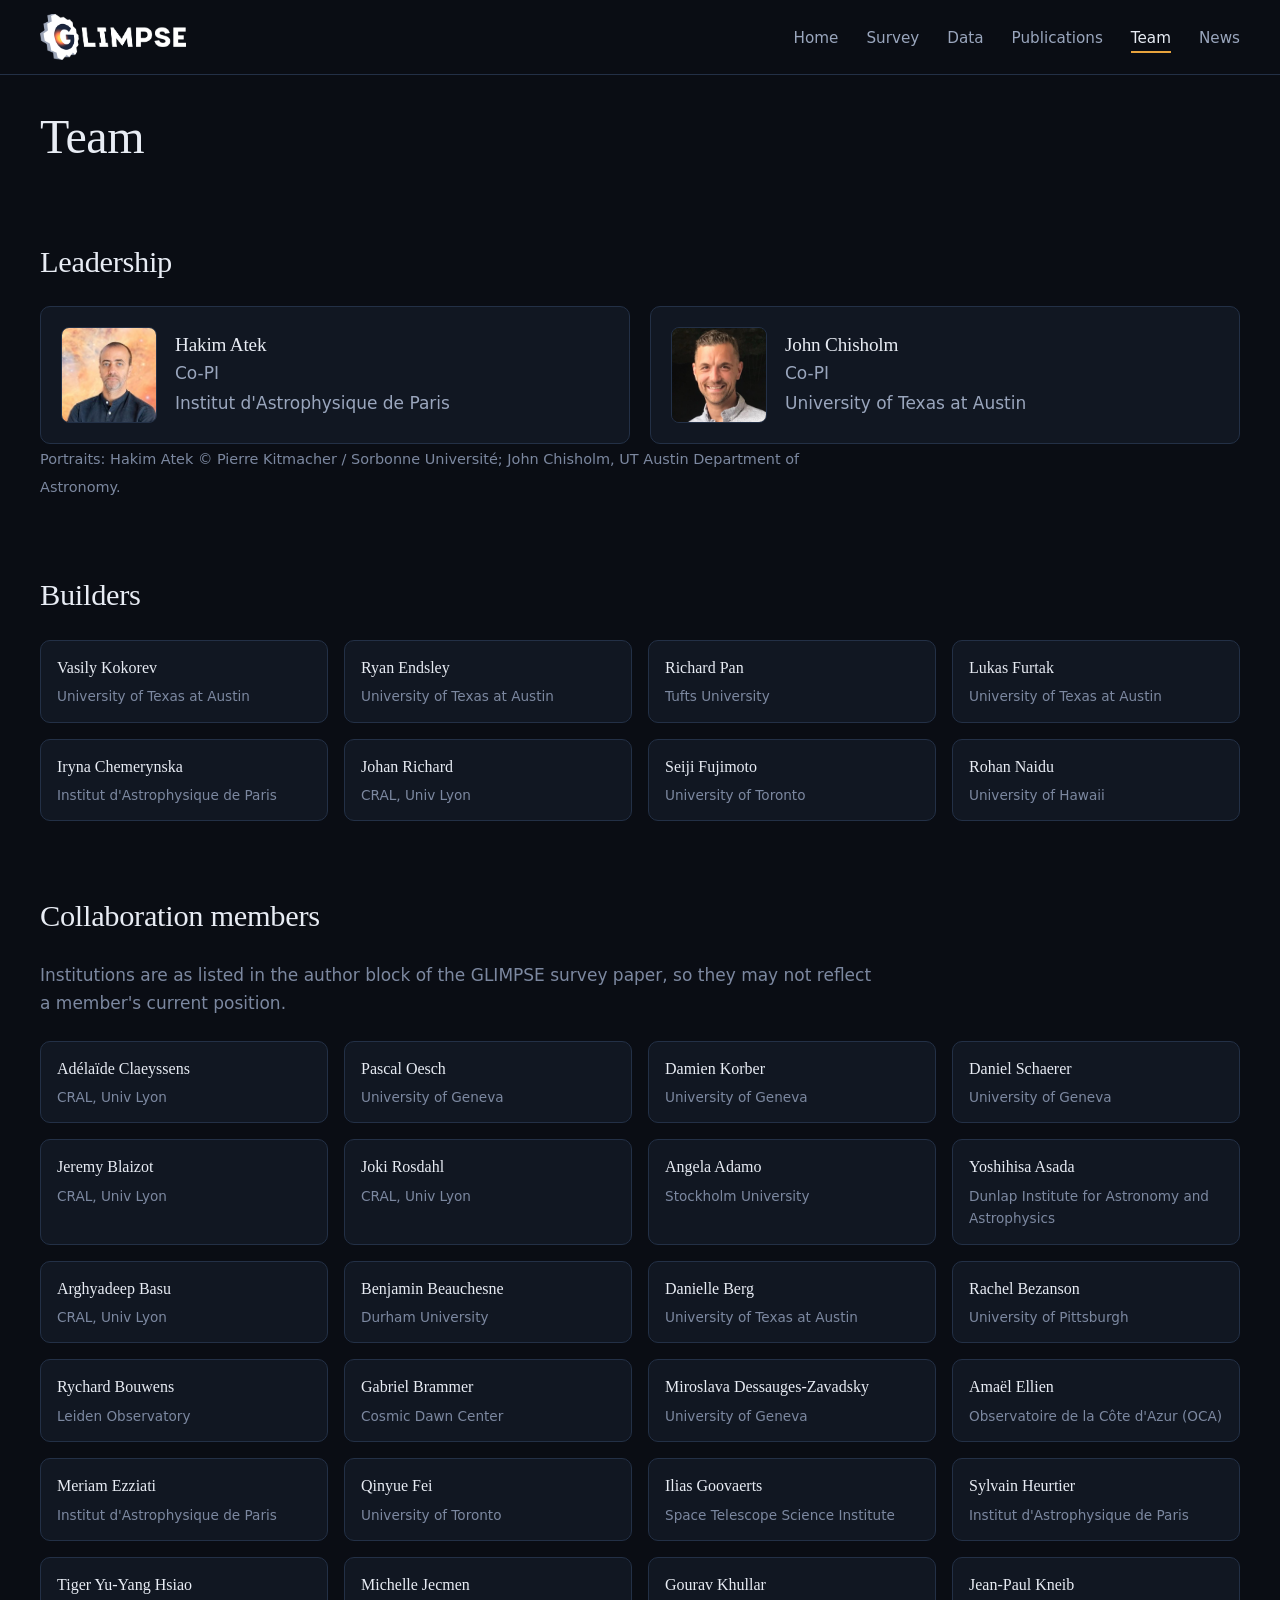
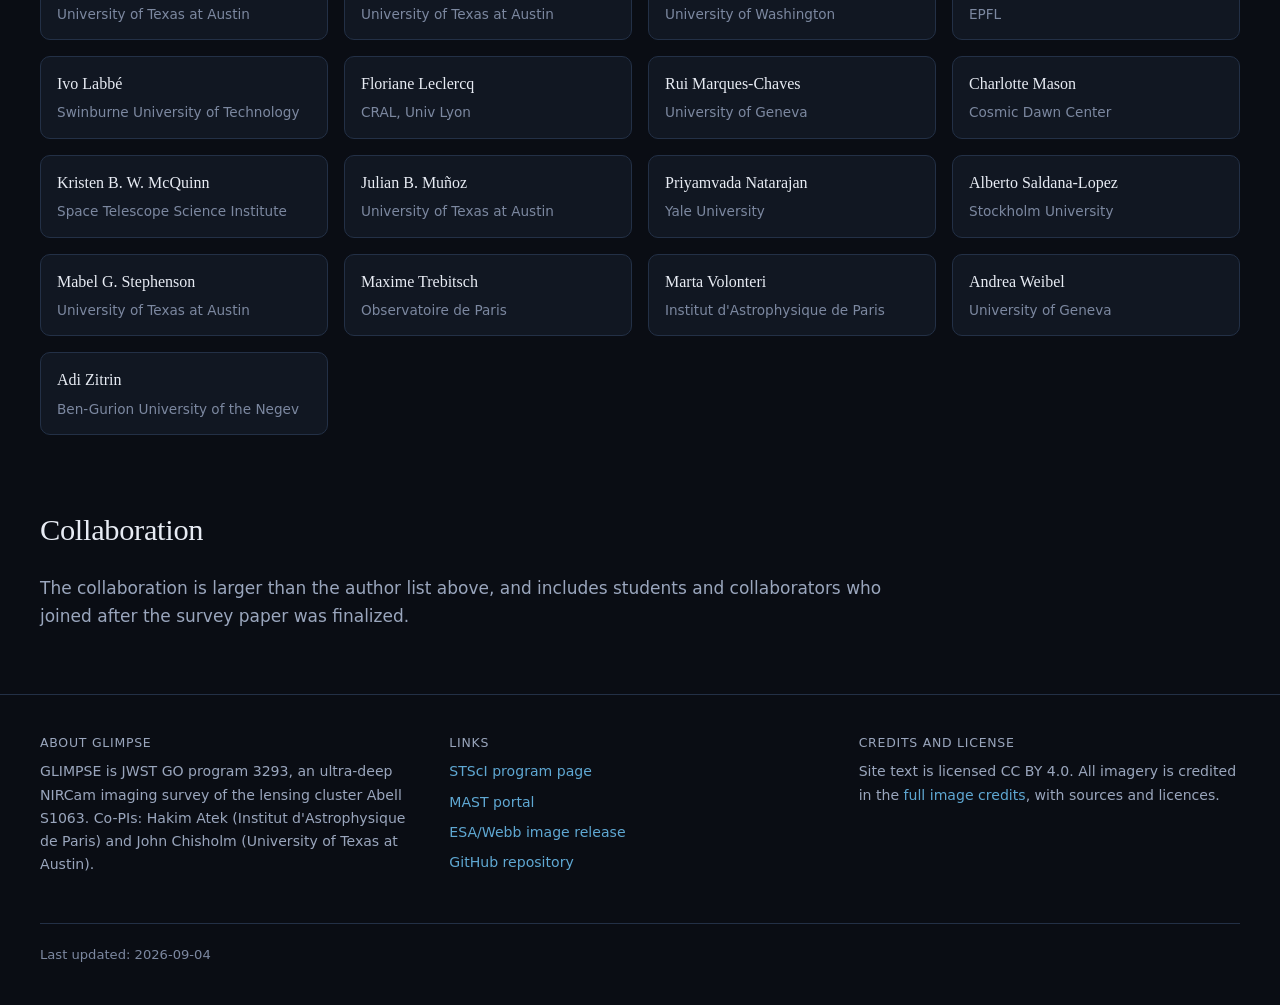
<file: team.html>
<!DOCTYPE html>
<html lang="en">
<head>
<meta charset="UTF-8">
<meta name="viewport" content="width=device-width, initial-scale=1">
<title>Team | GLIMPSE</title>
<meta name="description" content="The GLIMPSE collaboration: the author list of the survey paper, led by Co-PIs Hakim Atek and John Chisholm.">

<meta property="og:title" content="Team | GLIMPSE">
<meta property="og:description" content="The GLIMPSE collaboration: the author list of the survey paper, led by Co-PIs Hakim Atek and John Chisholm.">
<meta property="og:image" content="https://jwst-glimpse.github.io/images/glimpse-hero.jpg">
<meta property="og:url" content="https://jwst-glimpse.github.io/team.html">
<meta property="og:type" content="website">
<meta name="twitter:card" content="summary_large_image">

<link rel="icon" type="image/png" sizes="32x32" href="images/favicon-32.png">
<link rel="icon" type="image/png" sizes="64x64" href="images/favicon-64.png">
<link rel="apple-touch-icon" href="images/apple-touch-icon.png">

<link rel="stylesheet" href="assets/css/style.css">
</head>
<body>

<header class="site-header">
  <div class="wrap">
    <a href="index.html" class="wordmark">
      <img class="wordmark-logo" src="images/glimpse-logo.png" alt="GLIMPSE" width="431" height="136">
    </a>
    <button class="nav-toggle" type="button" aria-expanded="false" aria-controls="main-nav">
      Menu
    </button>
    <nav class="main-nav" id="main-nav" aria-label="Primary">
      <ul>
        <li><a href="index.html" data-page="home">Home</a></li>
        <li><a href="survey.html" data-page="survey">Survey</a></li>
        <li><a href="data.html" data-page="data">Data</a></li>
        <li><a href="publications.html" data-page="publications">Publications</a></li>
        <li><a href="team.html" data-page="team" aria-current="page">Team</a></li>
        <li><a href="news.html" data-page="news">News</a></li>
      </ul>
    </nav>
  </div>
</header>

<main class="wrap">
<!-- CONTENT -->
<h1>Team</h1>
<h2>Leadership</h2>
<div class="leadership-grid">
  <div class="card">
    <img class="lead-photo" src="images/team-atek.jpg" alt="Portrait of Hakim Atek" width="96" height="96" loading="lazy">
    <div class="lead-body">
      <h3>Hakim Atek</h3>
      <div class="team-role">Co-PI</div>
      <p class="team-inst">Institut d'Astrophysique de Paris</p>
    </div>
  </div>
  <div class="card">
    <img class="lead-photo" src="images/team-chisholm.jpg" alt="Portrait of John Chisholm" width="96" height="96" loading="lazy">
    <div class="lead-body">
      <h3>John Chisholm</h3>
      <div class="team-role">Co-PI</div>
      <p class="team-inst">University of Texas at Austin</p>
    </div>
  </div>
</div>
<p class="text-faint"><small>Portraits: Hakim Atek &copy; Pierre Kitmacher / Sorbonne Université;
John Chisholm, UT Austin Department of Astronomy.</small></p>

<h2>Builders</h2>
<div class="team-grid" id="builders-grid" aria-live="polite">
  <p class="pub-empty">Loading&hellip;</p>
</div>

<h2>Collaboration members</h2>
<p class="text-faint">Institutions are as listed in the author block of the GLIMPSE survey paper,
so they may not reflect a member's current position.</p>
<div class="team-grid" id="team-grid" aria-live="polite">
  <p class="pub-empty">Loading team roster&hellip;</p>
</div>

<h2>Collaboration</h2>
<p>The collaboration is larger than the author list above, and includes students and
collaborators who joined after the survey paper was finalized.</p>

</main>

<footer class="site-footer">
  <div class="wrap">
    <div class="footer-grid">
      <div>
        <h4>About GLIMPSE</h4>
        <p>GLIMPSE is JWST GO program 3293, an ultra-deep NIRCam imaging survey of the lensing
        cluster Abell S1063. Co-PIs: Hakim Atek (Institut d'Astrophysique de Paris) and
        John Chisholm (University of Texas at Austin).</p>
      </div>
      <div>
        <h4>Links</h4>
        <ul>
          <li><a href="https://www.stsci.edu/jwst-program-info/program/?program=3293">STScI program page</a></li>
          <li><a href="https://mast.stsci.edu/">MAST portal</a></li>
          <li><a href="https://esawebb.org/images/potm2505a/">ESA/Webb image release</a></li>
          <li><a href="https://github.com/jwst-glimpse/jwst-glimpse.github.io">GitHub repository</a></li>
        </ul>
      </div>
      <div>
        <h4>Credits and license</h4>
        <p>Site text is licensed CC BY 4.0. All imagery is credited in the
        <a href="images/CREDITS.md">full image credits</a>, with sources and licences.</p>
      </div>
    </div>
    <div class="footer-bottom">
      Last updated: 2026-09-04
    </div>
  </div>
</footer>

<script src="assets/js/site.js"></script>
</body>
</html>
</file>
<file: assets/css/style.css>
/* ==========================================================================
   GLIMPSE (JWST GO 3293) website stylesheet
   One stylesheet, all pages. Dark, quiet, image-forward.
   ========================================================================== */

:root {
  --bg: #0a0d14;
  --bg-2: #111722;
  --bg-3: #182031;
  --fg: #e8ecf4;
  --fg-dim: #9aa6bd;
  --fg-faint: #7c88a0;
  --accent: #e8a33d;
  --accent-2: #5fa8d3;
  --border: #233046;
  --ok: #4ba36a;
  --warn: #c9a227;
  --maxw: 1400px;
  --font-body: system-ui, -apple-system, "Segoe UI", Roboto, Helvetica, Arial, sans-serif;
  --font-display: Georgia, "Times New Roman", serif;
  --radius: 10px;
  --transition: 150ms ease;
}

/* ---- Reset ---- */

*,
*::before,
*::after {
  box-sizing: border-box;
}

html {
  -webkit-text-size-adjust: 100%;
}

body {
  margin: 0;
  background: var(--bg);
  color: var(--fg-dim);
  font-family: var(--font-body);
  font-size: 16px;
  line-height: 1.65;
}

@media (min-width: 640px) {
  body {
    font-size: 17px;
  }
}

img {
  max-width: 100%;
  display: block;
}

h1, h2, h3, h4 {
  font-family: var(--font-display);
  color: var(--fg);
  letter-spacing: -0.01em;
  line-height: 1.25;
  font-weight: 400;
}

h1 { font-size: clamp(2rem, 4vw, 3rem); }
h2 { font-size: clamp(1.4rem, 2.4vw, 1.9rem); margin-top: 2.5em; }
h3 { font-size: 1.2rem; }

p { margin: 0 0 1em; }

small { color: var(--fg-faint); font-size: 0.85em; }

a {
  color: var(--accent-2);
  text-decoration: none;
}

a:hover, a:focus-visible {
  text-decoration: underline;
}

/* ---- Focus states ---- */

:focus-visible {
  outline: 2px solid var(--accent);
  outline-offset: 2px;
}

/* ---- Layout wrapper ---- */

.wrap {
  max-width: var(--maxw);
  margin-inline: auto;
  padding-inline: 24px;
}

@media (min-width: 1200px) {
  .wrap {
    padding-inline: 40px;
  }
}

/* The column is wide so that images, tables and card grids can breathe. Running
   prose does not want that much width, so cap the measure where text is read. */
main.wrap > p,
main.wrap > section > p,
main.wrap > section > ol,
main.wrap > section > ul,
main.wrap > ol,
main.wrap > ul {
  max-width: 78ch;
}

section {
  margin-block: 2.5rem;
}

/* ---- Header / nav ---- */

.site-header {
  border-bottom: 1px solid var(--border);
  background: var(--bg);
  position: sticky;
  top: 0;
  z-index: 20;
}

.site-header .wrap {
  display: flex;
  align-items: center;
  justify-content: space-between;
  padding-block: 14px;
}

.wordmark {
  display: flex;
  flex-direction: column;
  align-items: flex-start;
  flex-shrink: 0;
  line-height: 1.1;
  color: var(--fg);
  text-decoration: none;
}

.wordmark:hover, .wordmark:focus-visible {
  text-decoration: none;
}

.wordmark-logo {
  height: 46px;
  width: auto;
  /* The global img rule caps width at 100%, which would squash a fixed-height
     logo if the header ever ran out of room. object-fit keeps the proportions. */
  object-fit: contain;
  object-position: left center;
}

@media (max-width: 420px) {
  .wordmark-logo {
    height: 34px;
  }
}

.nav-toggle {
  display: none;
  background: transparent;
  border: 1px solid var(--border);
  color: var(--fg);
  border-radius: 6px;
  padding: 8px 12px;
  font-size: 0.95rem;
  cursor: pointer;
}

.main-nav ul {
  display: flex;
  gap: 1.75rem;
  list-style: none;
  margin: 0;
  padding: 0;
}

.main-nav a {
  color: var(--fg-dim);
  font-size: 0.95rem;
  padding-bottom: 4px;
  border-bottom: 2px solid transparent;
}

.main-nav a:hover, .main-nav a:focus-visible {
  color: var(--fg);
  text-decoration: none;
}

.main-nav a[aria-current="page"] {
  color: var(--fg);
  border-bottom-color: var(--accent);
}

/* ---- Hero ---- */

.hero {
  position: relative;
  /* The banner now runs the full width of the window, and the mosaic behind it
     is close to square, so a fixed viewport-height crop cuts most of the field
     away on a wide screen. Tie the height to the width instead, with a floor
     for phones and a ceiling so the banner cannot swallow a tall monitor. */
  min-height: clamp(440px, 42vw, 720px);
  display: flex;
  align-items: flex-end;
  background-size: cover;
  background-position: center;
  color: var(--fg);
  overflow: hidden;
}

.hero::before {
  content: "";
  position: absolute;
  inset: 0;
  background: linear-gradient(
    180deg,
    rgba(10, 13, 20, 0.35) 0%,
    rgba(10, 13, 20, 0.55) 55%,
    rgba(10, 13, 20, 0.96) 100%
  );
}

.hero .wrap {
  position: relative;
  padding-block: 3rem 2rem;
  width: 100%;
}

.hero h1 {
  margin: 0 0 0.25em;
  letter-spacing: 0.02em;
}

.hero .hero-sub {
  font-family: var(--font-display);
  color: var(--fg);
  font-size: 1.1rem;
  max-width: 46em;
  margin: 0 0 0.75em;
}

.hero .hero-lede {
  max-width: 42em;
  font-size: 1.05rem;
  color: var(--fg-dim);
}

.hero .hero-actions {
  display: flex;
  gap: 1rem;
  margin-top: 1.5rem;
  flex-wrap: wrap;
}

/* ---- Buttons ---- */

.btn {
  display: inline-block;
  padding: 10px 20px;
  border-radius: 8px;
  border: 1px solid var(--accent);
  color: var(--bg);
  background: var(--accent);
  font-size: 0.95rem;
  cursor: pointer;
  transition: background var(--transition), color var(--transition), border-color var(--transition);
}

.btn:hover, .btn:focus-visible {
  background: #f4b657;
  text-decoration: none;
}

.btn.btn-secondary {
  background: transparent;
  color: var(--fg);
  border-color: var(--border);
}

.btn.btn-secondary:hover, .btn.btn-secondary:focus-visible {
  border-color: var(--accent-2);
  color: var(--fg);
}

.btn:disabled,
.btn[aria-disabled="true"] {
  background: var(--bg-3);
  border-color: var(--border);
  color: var(--fg-faint);
  cursor: not-allowed;
  pointer-events: none;
}

.btn-copy {
  font-size: 0.8rem;
  padding: 5px 12px;
  border-radius: 6px;
  background: var(--bg-3);
  border: 1px solid var(--border);
  color: var(--fg-dim);
}

.btn-copy:hover, .btn-copy:focus-visible {
  color: var(--fg);
  border-color: var(--accent-2);
}

.btn-copy.copied {
  color: var(--ok);
  border-color: var(--ok);
}

/* ---- Cards ---- */

.card {
  background: var(--bg-2);
  border: 1px solid var(--border);
  border-radius: var(--radius);
  padding: 20px;
}

.card h3 {
  margin-top: 0;
}

.card-grid {
  display: grid;
  gap: 1.25rem;
  grid-template-columns: repeat(auto-fit, minmax(240px, 1fr));
}

/* ---- Stat card strip ---- */

.stat-strip {
  display: grid;
  gap: 1rem;
  grid-template-columns: repeat(2, 1fr);
  margin-block: 2.5rem;
}

@media (min-width: 640px) {
  .stat-strip {
    grid-template-columns: repeat(3, 1fr);
  }
}

@media (min-width: 860px) {
  .stat-strip {
    grid-template-columns: repeat(auto-fit, minmax(180px, 1fr));
  }
}

.stat-card {
  background: var(--bg-2);
  border: 1px solid var(--border);
  border-radius: var(--radius);
  padding: 16px 14px;
  text-align: center;
}

.stat-card .stat-num {
  display: block;
  font-family: var(--font-display);
  color: var(--accent);
  font-size: 1.5rem;
  line-height: 1.15;
  margin-bottom: 4px;
}

.stat-card .stat-label {
  display: block;
  font-size: 0.78rem;
  color: var(--fg-faint);
  line-height: 1.3;
}

/* ---- Blockquote ---- */

blockquote {
  border-left: 3px solid var(--accent);
  margin: 1.5rem 0;
  padding: 0.25rem 0 0.25rem 1.25rem;
  font-family: var(--font-display);
  font-size: 1.15rem;
  color: var(--fg);
}

/* ---- Tables ---- */

.table-wrap {
  overflow-x: auto;
  border: 1px solid var(--border);
  border-radius: var(--radius);
}

table {
  width: 100%;
  border-collapse: collapse;
  font-size: 0.92rem;
  min-width: 520px;
}

thead {
  position: sticky;
  top: 0;
  background: var(--bg-3);
}

th, td {
  text-align: left;
  padding: 10px 14px;
  border-bottom: 1px solid var(--border);
  vertical-align: top;
}

th {
  color: var(--fg);
  font-weight: 600;
  font-size: 0.82rem;
  text-transform: uppercase;
  letter-spacing: 0.04em;
}

/* The data products table is two long text columns plus four short ones, so give
   the text the room and keep the short values from wrapping. */
.table-products th:nth-child(1) {
  width: 24%;
}

.table-products th:nth-child(2) {
  width: 40%;
}

.table-products th:nth-child(n + 3),
.table-products td:nth-child(n + 3) {
  white-space: nowrap;
}

tbody tr:nth-child(even) {
  background: var(--bg-2);
}

tbody tr:hover {
  background: var(--bg-3);
}

/* ---- Pills / badges ---- */

.tbd {
  display: inline-block;
  font-size: 0.72rem;
  text-transform: uppercase;
  letter-spacing: 0.05em;
  padding: 2px 8px;
  border-radius: 999px;
  background: #3a3524;
  color: var(--warn);
  border: 1px solid var(--warn);
}

.pill {
  display: inline-block;
  font-size: 0.72rem;
  text-transform: uppercase;
  letter-spacing: 0.05em;
  padding: 3px 10px;
  border-radius: 999px;
  border: 1px solid var(--border);
  color: var(--fg-dim);
  background: var(--bg-3);
}

.pill-refereed {
  color: var(--ok);
  border-color: var(--ok);
}

.pill-preprint {
  color: var(--accent-2);
  border-color: var(--accent-2);
}

.pill-inprep {
  color: var(--fg-faint);
  border-color: var(--fg-faint);
}

/* ---- Notice banner ---- */

.notice {
  background: var(--bg-2);
  border: 1px solid var(--warn);
  border-left-width: 4px;
  border-radius: var(--radius);
  padding: 16px 20px;
  color: var(--fg-dim);
}

.notice strong {
  color: var(--fg);
}

/* ---- Team grid ---- */

.team-grid {
  display: grid;
  gap: 1rem;
  grid-template-columns: repeat(2, 1fr);
  margin-top: 1.5rem;
}

@media (min-width: 640px) {
  .team-grid {
    grid-template-columns: repeat(3, 1fr);
  }
}

@media (min-width: 860px) {
  .team-grid {
    grid-template-columns: repeat(4, 1fr);
  }
}

.team-card {
  background: var(--bg-2);
  border: 1px solid var(--border);
  border-radius: var(--radius);
  padding: 14px 16px;
}

.team-card .team-name {
  color: var(--fg);
  font-family: var(--font-display);
  font-size: 1rem;
}

.team-card .team-role {
  color: var(--accent);
  font-size: 0.78rem;
  text-transform: uppercase;
  letter-spacing: 0.04em;
  margin-top: 2px;
}

.team-card .team-inst {
  color: var(--fg-faint);
  font-size: 0.85rem;
  margin-top: 4px;
}

.leadership-grid {
  display: grid;
  gap: 1.25rem;
  grid-template-columns: repeat(auto-fit, minmax(260px, 1fr));
  margin-top: 1.5rem;
}

/* ---- Publication list ---- */

.pub-controls {
  display: flex;
  flex-wrap: wrap;
  gap: 1rem;
  align-items: center;
  margin-bottom: 1.5rem;
}

.pub-search {
  flex: 1 1 260px;
  background: var(--bg-2);
  border: 1px solid var(--border);
  color: var(--fg);
  border-radius: 8px;
  padding: 9px 12px;
  font-size: 0.95rem;
}

.pub-search::placeholder {
  color: var(--fg-faint);
}

.pub-toggle {
  display: flex;
  align-items: center;
  gap: 0.5rem;
  font-size: 0.9rem;
  color: var(--fg-dim);
}

.pub-year-heading {
  font-family: var(--font-display);
  color: var(--accent);
  font-size: 1.1rem;
  margin-top: 2rem;
  border-bottom: 1px solid var(--border);
  padding-bottom: 6px;
}

.pub-row {
  padding: 16px 0;
  border-bottom: 1px solid var(--border);
}

.pub-row:last-child {
  border-bottom: none;
}

.pub-title {
  color: var(--fg);
  font-size: 1.02rem;
  margin: 0 0 4px;
}

.pub-meta {
  font-size: 0.88rem;
  color: var(--fg-faint);
  margin: 4px 0;
}

.pub-authors {
  font-size: 0.9rem;
  margin: 4px 0;
}

.pub-links {
  display: flex;
  gap: 1rem;
  font-size: 0.88rem;
  margin-top: 6px;
}

.pub-show-all {
  background: none;
  border: none;
  color: var(--accent-2);
  cursor: pointer;
  font-size: 0.9rem;
  padding: 0;
  text-decoration: underline;
}

.pub-empty {
  color: var(--fg-faint);
  font-style: italic;
  padding: 1rem 0;
}

/* ---- Footer ---- */

.site-footer {
  border-top: 1px solid var(--border);
  margin-top: 4rem;
  padding-block: 2.5rem;
  font-size: 0.88rem;
}

.footer-grid {
  display: grid;
  gap: 1.75rem;
  grid-template-columns: repeat(auto-fit, minmax(220px, 1fr));
}

.footer-grid h4 {
  color: var(--fg-dim);
  font-family: var(--font-body);
  font-size: 0.78rem;
  text-transform: uppercase;
  letter-spacing: 0.06em;
  margin: 0 0 0.75em;
}

.footer-grid ul {
  list-style: none;
  margin: 0;
  padding: 0;
}

.footer-grid li {
  margin-bottom: 0.5em;
}

.footer-bottom {
  margin-top: 2rem;
  padding-top: 1.25rem;
  border-top: 1px solid var(--border);
  color: var(--fg-faint);
  font-size: 0.82rem;
}

/* ---- Code / copy blocks ---- */

pre.copy-block {
  background: var(--bg-2);
  border: 1px solid var(--border);
  border-radius: var(--radius);
  padding: 16px;
  overflow-x: auto;
  font-size: 0.85rem;
  color: var(--fg-dim);
  position: relative;
}

.copy-block-wrap {
  position: relative;
  margin: 1rem 0;
}

.copy-block-wrap .btn-copy {
  position: absolute;
  top: 10px;
  right: 10px;
}

/* ---- News cards ---- */

.news-card {
  display: grid;
  grid-template-columns: 1fr;
  gap: 1rem;
  margin-bottom: 1.5rem;
}

@media (min-width: 640px) {
  .news-card.has-image {
    grid-template-columns: 220px 1fr;
  }
}

.news-card img {
  border-radius: var(--radius);
  border: 1px solid var(--border);
}

.news-date {
  color: var(--fg-faint);
  font-size: 0.85rem;
}

.news-credit {
  font-size: 11px;
  color: var(--fg-faint);
  margin-top: 4px;
}

/* ---- Utility ---- */

.mt-0 { margin-top: 0; }
.text-faint { color: var(--fg-faint); }
.sr-only {
  position: absolute;
  width: 1px;
  height: 1px;
  padding: 0;
  margin: -1px;
  overflow: hidden;
  clip: rect(0, 0, 0, 0);
  white-space: nowrap;
  border: 0;
}

/* ==========================================================================
   Responsive breakpoint: 860px (single breakpoint, mobile-first)
   ========================================================================== */

@media (max-width: 859px) {
  .nav-toggle {
    display: inline-block;
  }

  .main-nav {
    display: none;
    width: 100%;
  }

  .main-nav.open {
    display: block;
  }

  .site-header .wrap {
    flex-wrap: wrap;
  }

  .main-nav ul {
    flex-direction: column;
    gap: 0;
    padding-top: 10px;
    border-top: 1px solid var(--border);
    margin-top: 10px;
  }

  .main-nav li {
    border-bottom: 1px solid var(--border);
  }

  .main-nav a {
    display: block;
    padding: 12px 4px;
    border-bottom: none;
  }

  .main-nav a[aria-current="page"] {
    border-bottom: none;
    border-left: 2px solid var(--accent);
    padding-left: 10px;
  }
}

/* ---- Reduced motion ---- */

@media (prefers-reduced-motion: reduce) {
  *, *::before, *::after {
    transition: none !important;
    animation: none !important;
    scroll-behavior: auto !important;
  }
}

/* ------------------------------------------------------------------ */
/* Zoomable figures and lightbox                                       */
/* ------------------------------------------------------------------ */

.zoom-trigger {
  display: block;
  width: 100%;
  padding: 0;
  border: 0;
  background: none;
  cursor: zoom-in;
  border-radius: var(--radius);
  overflow: hidden;
  position: relative;
}

.zoom-trigger img {
  display: block;
  width: 100%;
  height: auto;
  border-radius: var(--radius);
  transition: transform 0.25s ease, opacity 0.25s ease;
}

.zoom-trigger:hover img,
.zoom-trigger:focus-visible img {
  transform: scale(1.02);
  opacity: 0.92;
}

.zoom-trigger:focus-visible {
  outline: 2px solid var(--accent);
  outline-offset: 3px;
}

/* Small affordance so it reads as clickable without an icon font. */
.zoom-trigger::after {
  content: "Click to enlarge";
  position: absolute;
  right: 8px;
  bottom: 8px;
  padding: 3px 8px;
  font-size: 0.72rem;
  letter-spacing: 0.02em;
  color: var(--fg);
  background: rgba(10, 13, 20, 0.72);
  border: 1px solid var(--border);
  border-radius: 999px;
  opacity: 0;
  transition: opacity 0.2s ease;
  pointer-events: none;
}

.zoom-trigger:hover::after,
.zoom-trigger:focus-visible::after {
  opacity: 1;
}

.lightbox {
  position: fixed;
  inset: 0;
  z-index: 100;
  display: flex;
  align-items: center;
  justify-content: center;
  padding: 32px 24px;
  background: rgba(6, 8, 13, 0.94);
  overflow: auto;
}

.lightbox[hidden] {
  display: none;
}

body.has-lightbox {
  overflow: hidden;
}

.lightbox-figure {
  margin: 0;
  max-width: 1400px;
  text-align: center;
}

.lightbox-img {
  display: block;
  max-width: 100%;
  max-height: 82vh;
  width: auto;
  height: auto;
  margin-inline: auto;
  border-radius: var(--radius);
  cursor: zoom-out;
}

.lightbox-caption {
  margin-top: 14px;
  font-size: 0.82rem;
  line-height: 1.55;
  color: var(--fg-faint);
}

.lightbox-caption a {
  color: var(--accent-2);
}

.lightbox-close {
  position: fixed;
  top: 16px;
  right: 16px;
  padding: 8px 16px;
  font: inherit;
  font-size: 0.85rem;
  color: var(--fg);
  background: var(--bg-2);
  border: 1px solid var(--border);
  border-radius: 999px;
  cursor: pointer;
}

.lightbox-close:hover {
  background: var(--bg-3);
}

.lightbox-close:focus-visible {
  outline: 2px solid var(--accent);
  outline-offset: 2px;
}

@media (max-width: 860px) {
  .lightbox {
    padding: 64px 12px 24px;
  }

  .lightbox-img {
    max-height: 70vh;
  }

  /* Touch has no hover, so keep the hint visible. */
  .zoom-trigger::after {
    opacity: 1;
  }
}

/* Side-by-side figures: equalize the box, not the image. object-fit: contain
   letterboxes against the card background rather than cropping, so a pair of
   images with different fields of view is not made to look like matched
   framing. The full frame is still available in the lightbox. */
.card-grid .zoom-trigger {
  aspect-ratio: 4 / 3;
  background: var(--bg);
}

.card-grid .zoom-trigger img {
  width: 100%;
  height: 100%;
  object-fit: contain;
}

/* Below about 800px the hero credit, absolutely positioned bottom-right, runs
   into the hero buttons. Put it back in normal flow there so it stacks under
   them instead of across them. */
/* ------------------------------------------------------------------ */
/* Leadership cards with a square portrait                             */
/* A card with no portrait simply renders as text, so a missing photo  */
/* degrades cleanly rather than leaving a gap.                         */
/* ------------------------------------------------------------------ */

.leadership-grid .card {
  display: flex;
  align-items: center;
  gap: 18px;
}

.lead-photo {
  flex: 0 0 auto;
  width: 96px;
  height: 96px;
  border-radius: 8px;
  object-fit: cover;
  border: 1px solid var(--border);
}

.lead-body {
  min-width: 0;
}

.lead-body h3 {
  margin: 0 0 2px;
}

.lead-body .team-role {
  margin-bottom: 2px;
}

.lead-body .team-inst {
  margin: 0;
}

@media (max-width: 460px) {
  .leadership-grid .card {
    flex-direction: column;
    align-items: flex-start;
    gap: 14px;
  }
}
</file>
